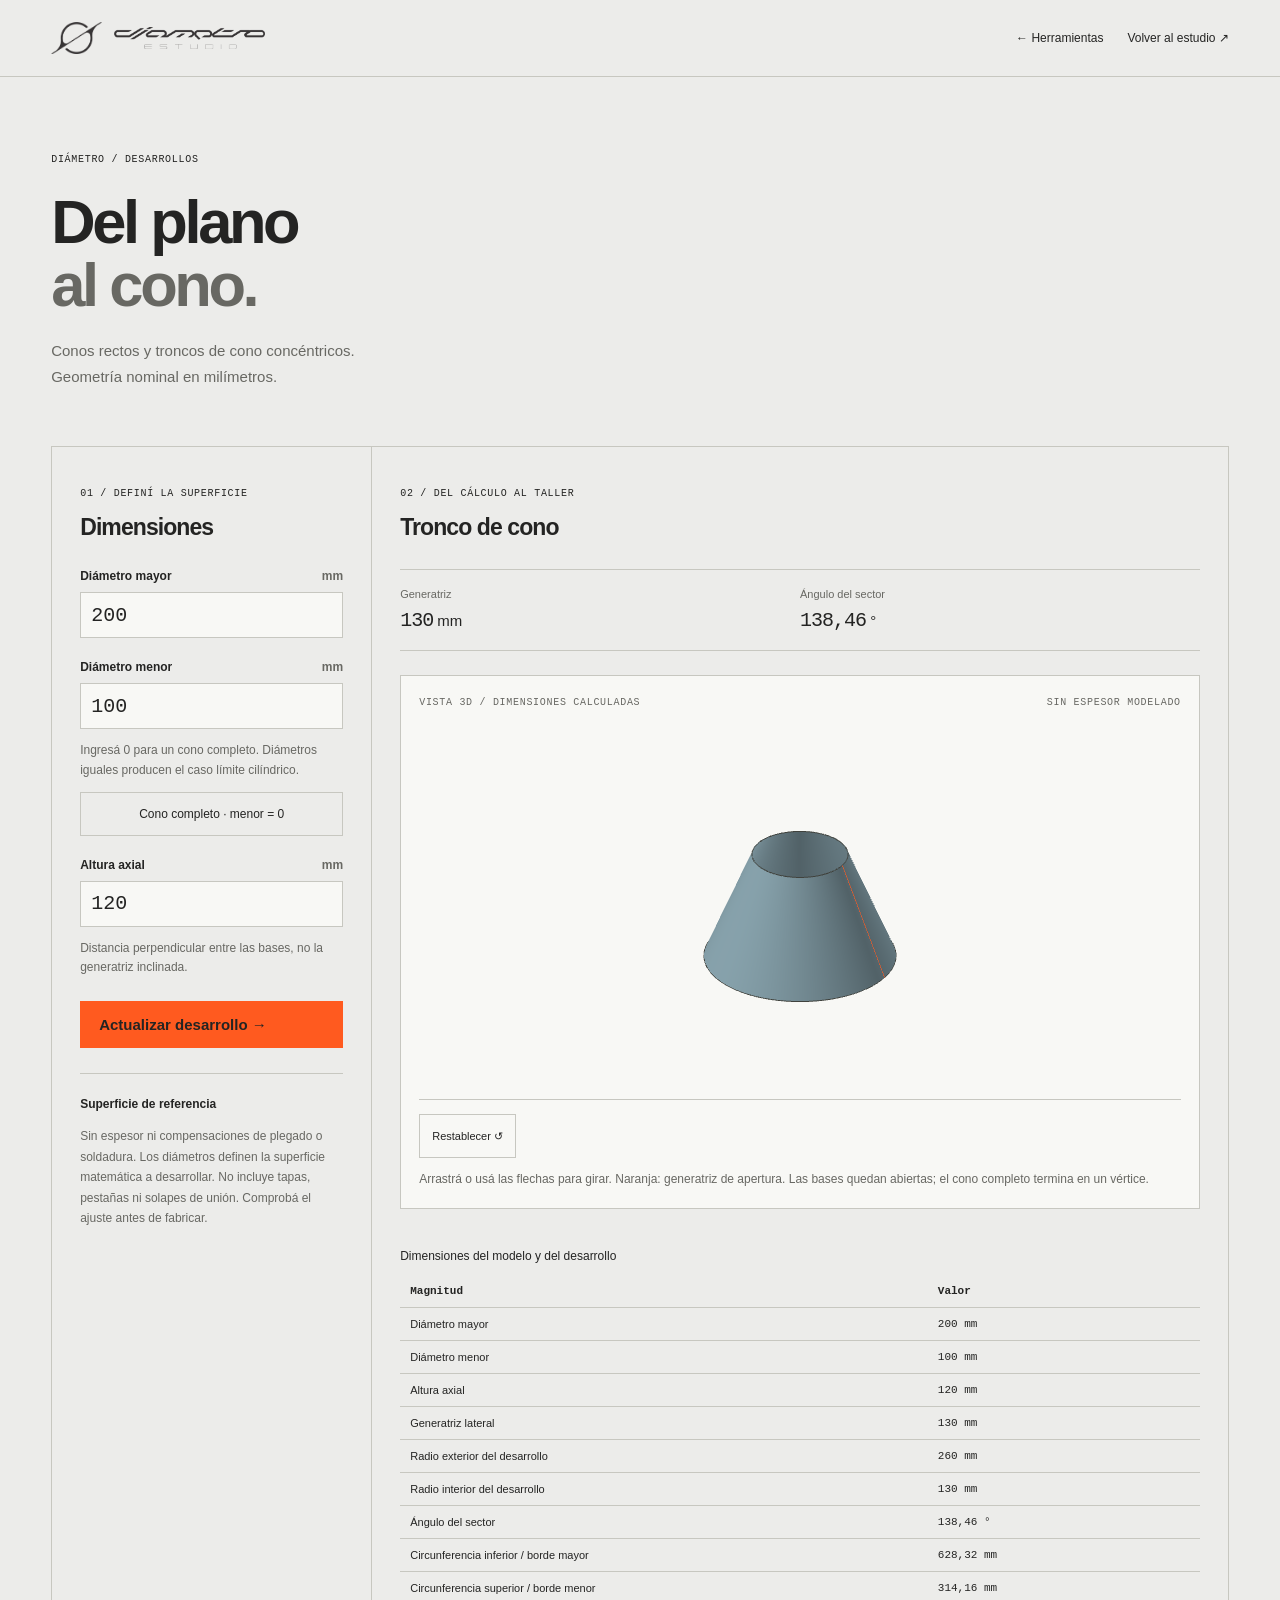
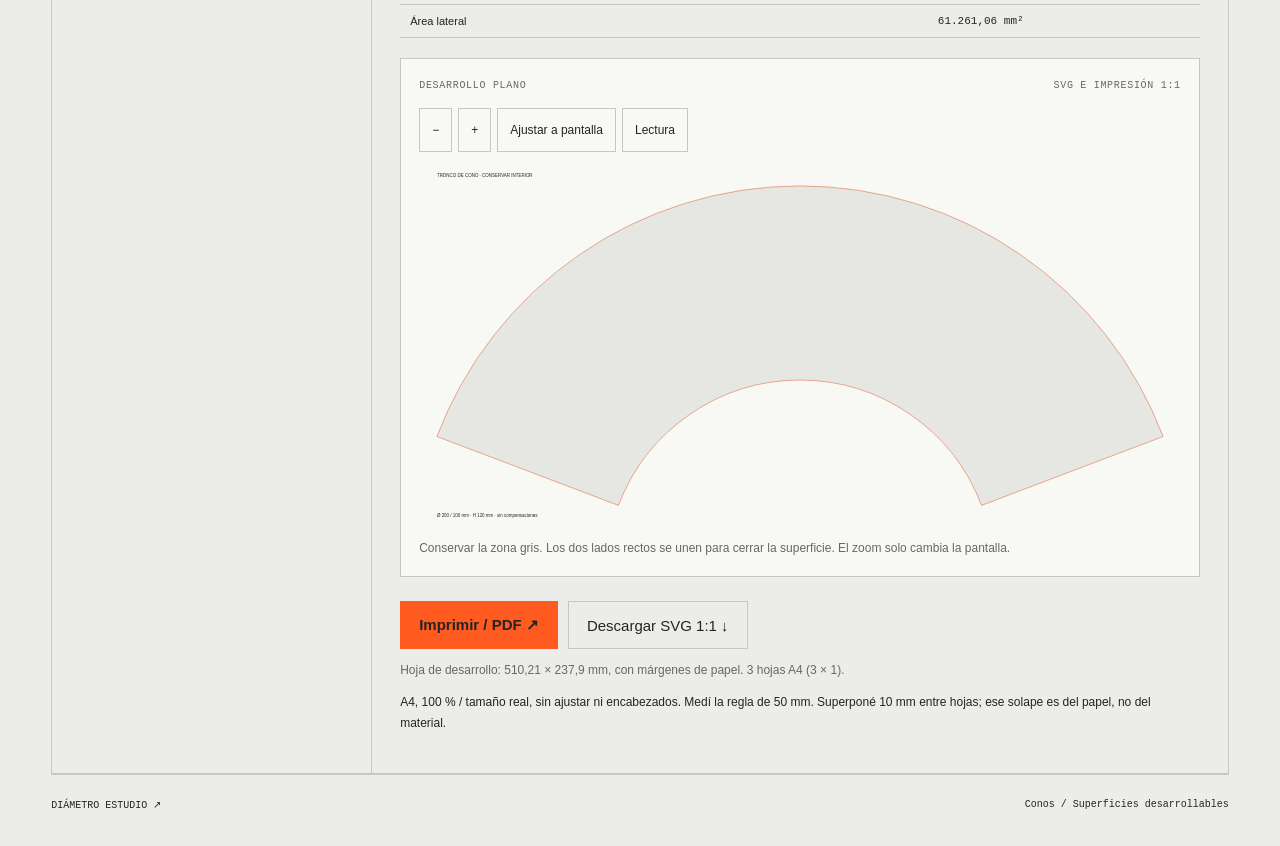
<file: conos/index.html>
<!doctype html><html lang="es"><head><meta charset="utf-8"><meta name="viewport" content="width=device-width, initial-scale=1"><meta name="theme-color" content="#ececea"><title>Conos y troncos de cono — Diámetro Estudio</title><link rel="icon" href="../img/logo-isotipo.png"><link rel="stylesheet" href="../tubos/style.css"><link rel="stylesheet" href="../tubos/gajos/style.css"><link rel="stylesheet" href="style.css"></head><body><div class="screen"><header><a class="brand" href="../"><img src="../img/logo-isotipo.png" alt="" width="51"><img src="../img/logo-texto.png" alt="Diámetro Estudio" width="151"></a><nav aria-label="Navegación de herramienta"><a href="../herramientas/">← Herramientas</a><a href="../">Volver al estudio ↗</a></nav></header><main><section class="intro"><div><p class="eyebrow">DIÁMETRO / DESARROLLOS</p><h1>Del plano<br><span>al cono.</span></h1><p class="lead">Conos rectos y troncos de cono concéntricos.<br>Geometría nominal en milímetros.</p></div></section><div class="workspace"><section class="settings"><p class="eyebrow">01 / DEFINÍ LA SUPERFICIE</p><h2>Dimensiones</h2><form id="form" novalidate>
<label for="major">Diámetro mayor <span>mm</span></label><input id="major" type="number" min="0" max="10000" step="any" value="200" required>
<label for="minor">Diámetro menor <span>mm</span></label><input id="minor" type="number" min="0" max="10000" step="any" value="100" required><p class="hint">Ingresá 0 para un cono completo. Diámetros iguales producen el caso límite cilíndrico.</p><button id="complete" type="button">Cono completo · menor = 0</button>
<label for="height">Altura axial <span>mm</span></label><input id="height" type="number" min="0" max="10000" step="any" value="120" required><p class="hint">Distancia perpendicular entre las bases, no la generatriz inclinada.</p><p id="error" role="alert" hidden></p><button class="primary" type="submit">Actualizar desarrollo →</button></form><div class="scope"><b>Superficie de referencia</b><p>Sin espesor ni compensaciones de plegado o soldadura. Los diámetros definen la superficie matemática a desarrollar. No incluye tapas, pestañas ni solapes de unión. Comprobá el ajuste antes de fabricar.</p></div></section>
<section class="result"><p class="eyebrow">02 / DEL CÁLCULO AL TALLER</p><h2 id="kind">Tronco de cono</h2><div id="stats" class="stats" aria-live="polite"></div><section class="drawing"><div class="drawing-top"><span class="eyebrow">VISTA 3D / DIMENSIONES CALCULADAS</span><span class="eyebrow">SIN ESPESOR MODELADO</span></div><div class="gore-stage"><canvas id="model" tabindex="0" aria-label="Cono 3D. Arrastrá o usá las flechas para girar."></canvas></div><p id="webgl-error" role="status" hidden>El visor requiere WebGL. El cálculo y el desarrollo 2D siguen disponibles.</p><div class="view-controls"><button id="reset" type="button">Restablecer ↺</button></div><p class="hint">Arrastrá o usá las flechas para girar. Naranja: generatriz de apertura. Las bases quedan abiertas; el cono completo termina en un vértice.</p></section>
<div class="table-wrap"><table><caption>Dimensiones del modelo y del desarrollo</caption><thead><tr><th>Magnitud</th><th>Valor</th></tr></thead><tbody id="dimensions"></tbody></table></div>
<section class="drawing"><div class="drawing-top"><span class="eyebrow">DESARROLLO PLANO</span><span class="eyebrow">SVG E IMPRESIÓN 1:1</span></div><div class="preview-controls"><button id="zoom-out" type="button" aria-label="Reducir desarrollo">−</button><button id="zoom-in" type="button" aria-label="Ampliar desarrollo">+</button><button id="zoom-fit" type="button">Ajustar a pantalla</button><button id="zoom-read" type="button">Lectura</button></div><div id="preview" tabindex="0" role="region" aria-label="Desarrollo desplazable"></div><p class="hint">Conservar la zona gris. Los dos lados rectos se unen para cerrar la superficie. El zoom solo cambia la pantalla.</p></section>
<div class="export"><button id="print" class="primary" type="button">Imprimir / PDF ↗</button><button id="download" type="button">Descargar SVG 1:1 ↓</button></div><p id="paper-note" class="hint"></p><p class="print-advice">A4, 100 % / tamaño real, sin ajustar ni encabezados. Medí la regla de 50 mm. Superponé 10 mm entre hojas; ese solape es del papel, no del material.</p>
</section></div><footer><a href="../">DIÁMETRO ESTUDIO ↗</a><span>Conos / Superficies desarrollables</span></footer></main></div><div id="print-pages"></div><script type="module" src="main.js"></script></body></html>
</file>
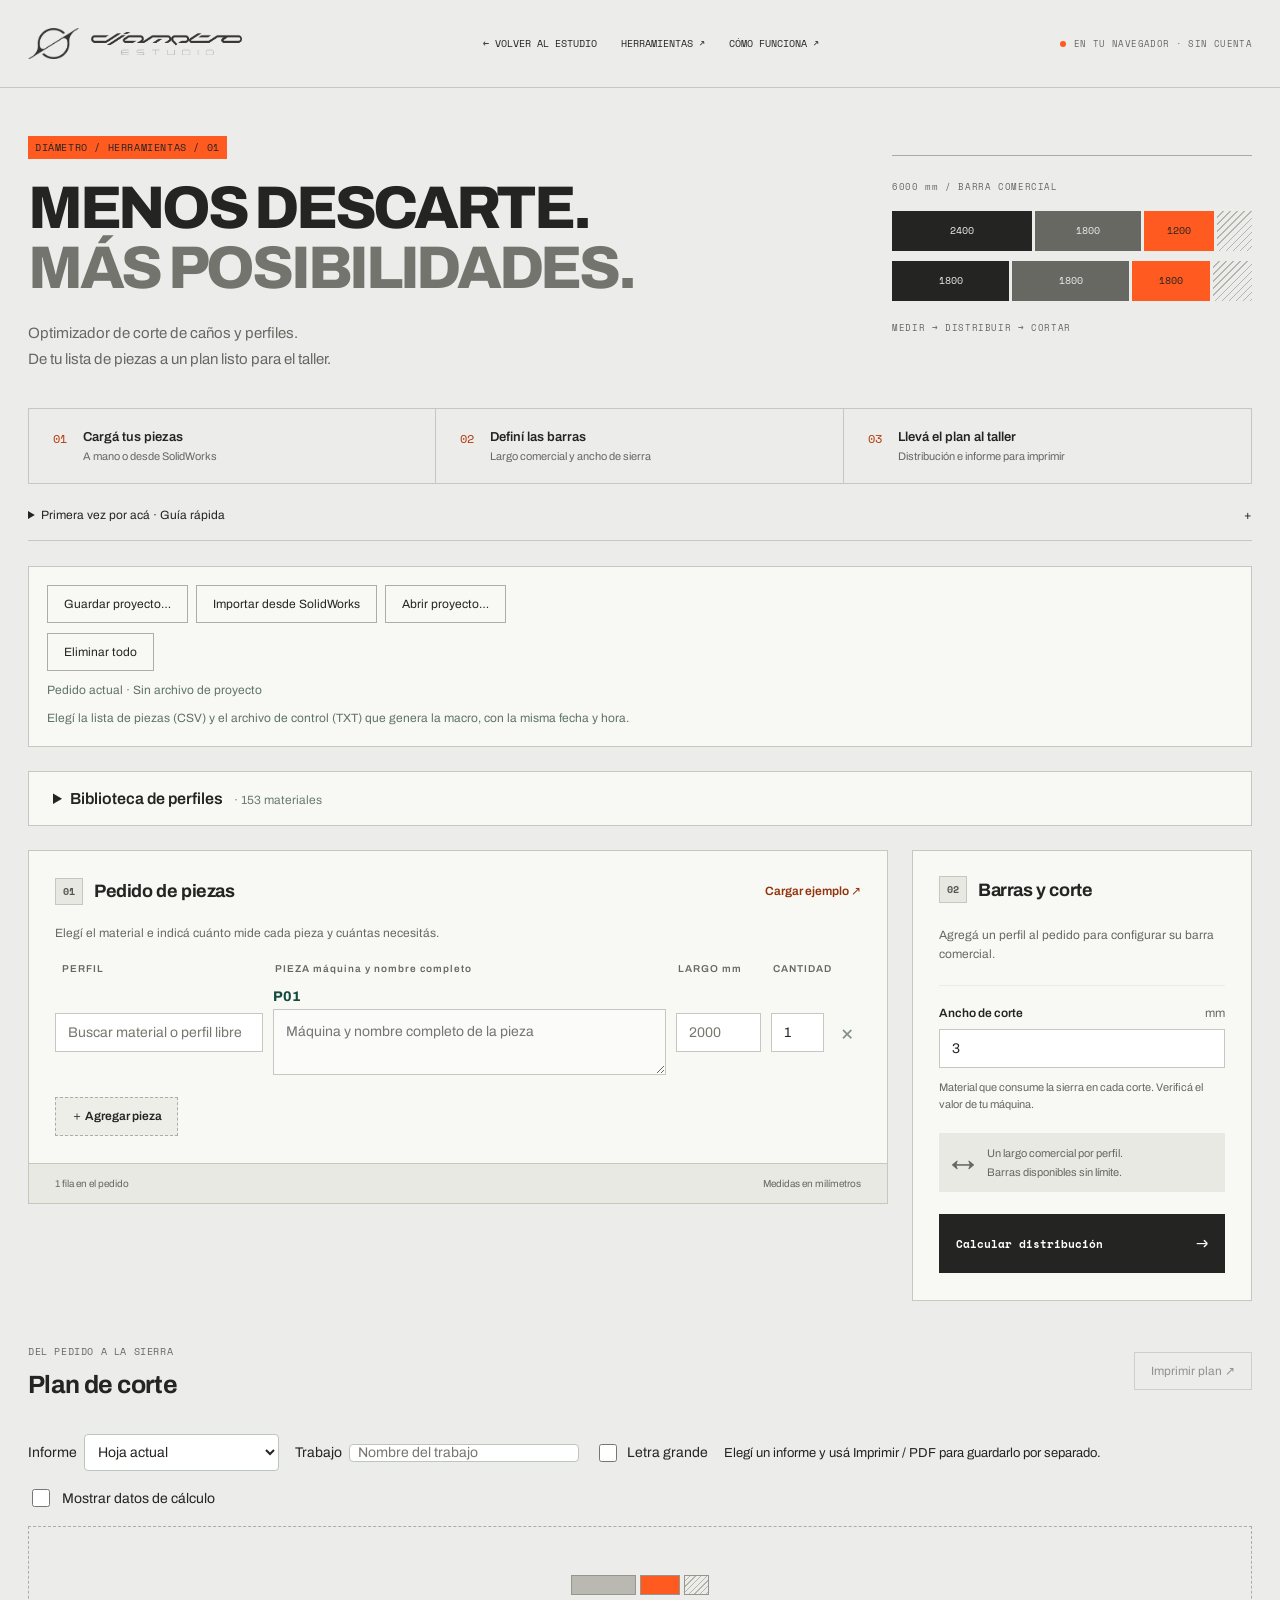
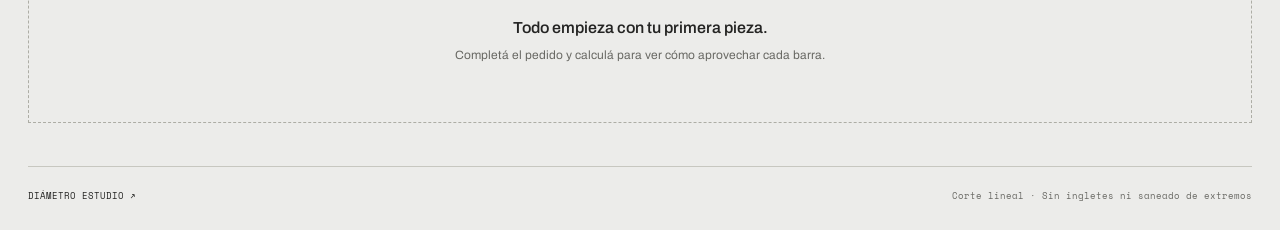
<file: corte/index.html>
<!doctype html><html lang="es"><head><meta charset="UTF-8"><meta name="viewport" content="width=device-width, initial-scale=1"><meta name="theme-color" content="#ececea"><title>Corte de caños y perfiles — Diámetro Estudio</title><link rel="stylesheet" href="assets/style.css"><link rel="stylesheet" href="assets/library.css"><link rel="stylesheet" href="assets/workshop-sheet.css"><link rel="icon" href="../img/logo-isotipo.png"><link href="https://fonts.googleapis.com/css2?family=Archivo:wght@400;500;600;700;800;900&amp;family=Space+Mono:wght@400;700&amp;display=swap" rel="stylesheet"><link rel="stylesheet" href="assets/diametro.css"></head><body><div id="app"></div><script type="module" src="assets/main.js"></script></body></html>
</file>
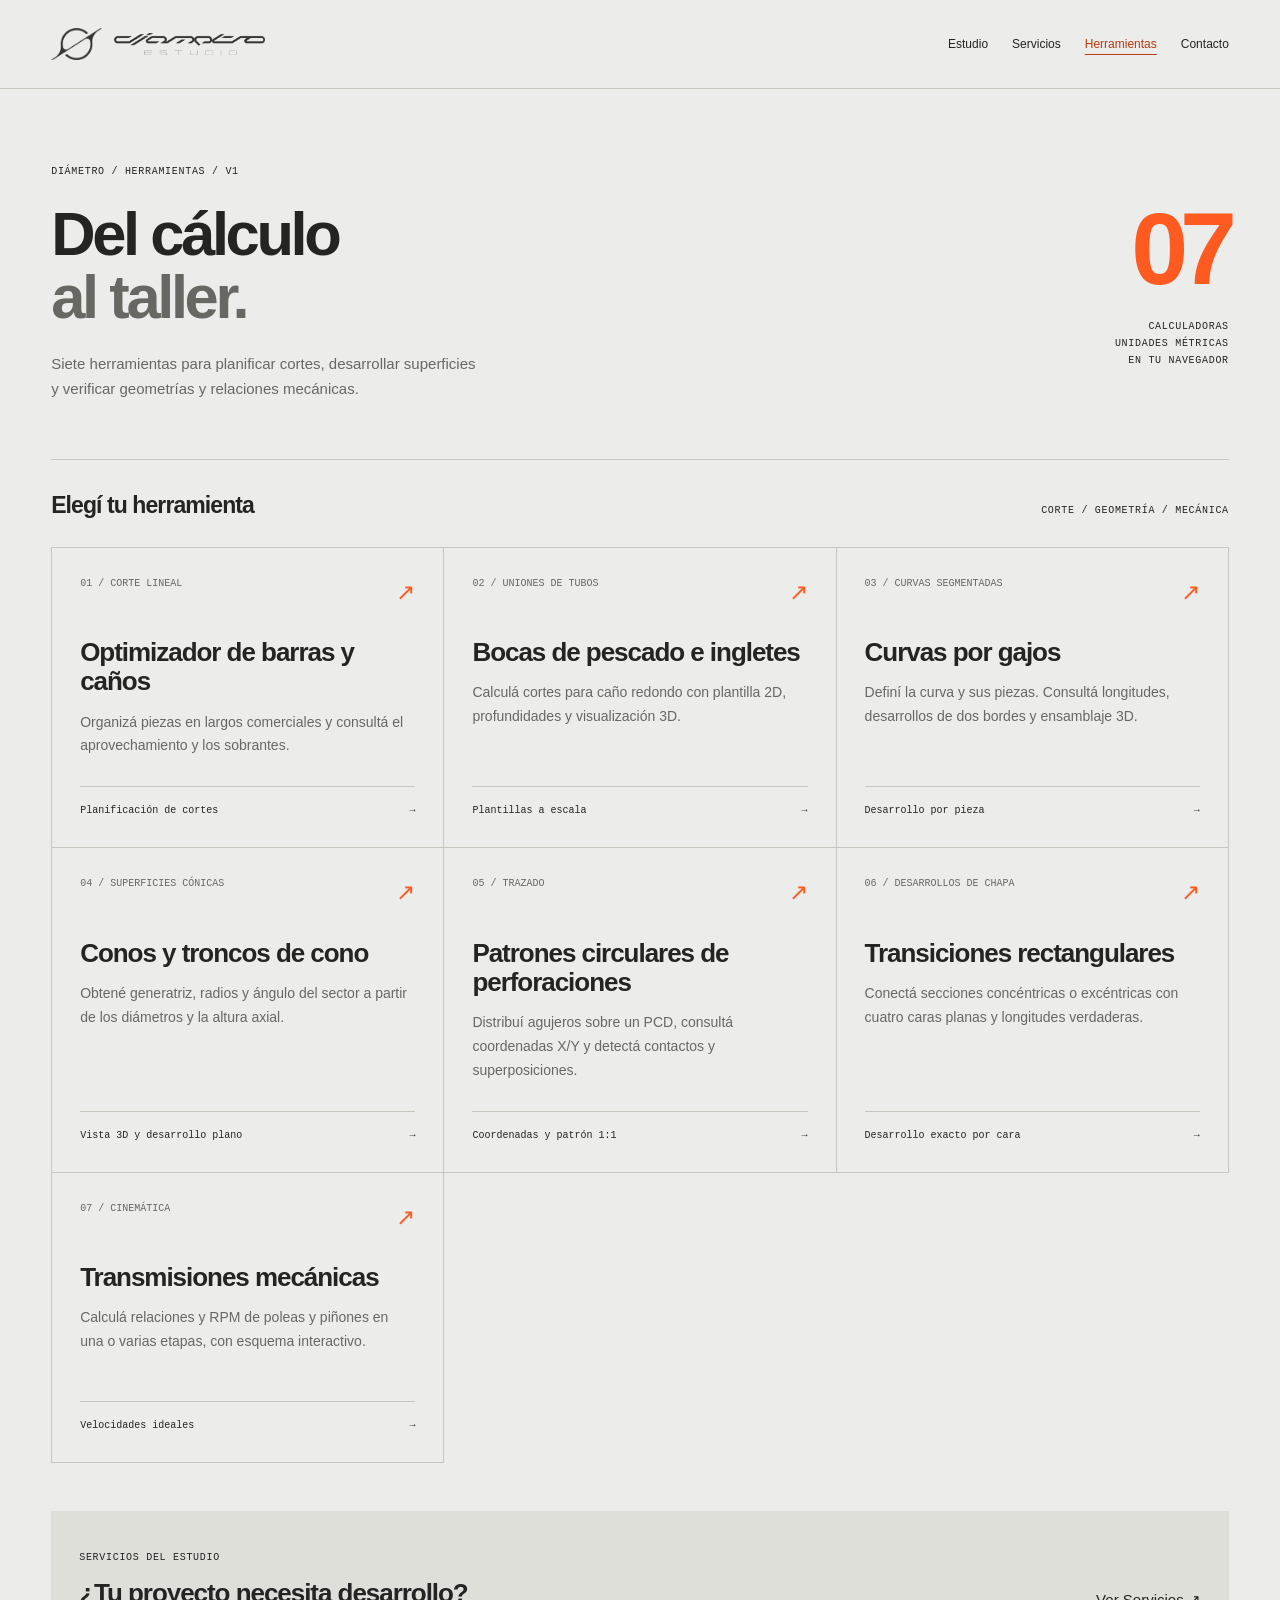
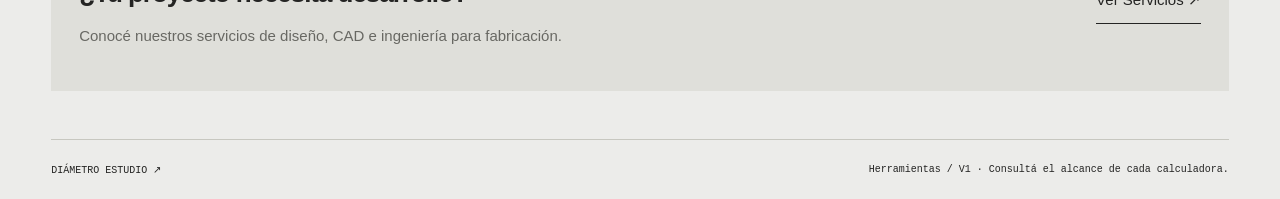
<file: herramientas/index.html>
<!doctype html>
<html lang="es"><head><meta charset="utf-8"><meta name="viewport" content="width=device-width,initial-scale=1"><meta name="theme-color" content="#ececea"><title>Herramientas — Diámetro Estudio</title><meta name="description" content="Calculadoras de corte, desarrollos de chapa, perforaciones y transmisiones mecánicas. Herramientas de Diámetro Estudio para el taller."><link rel="icon" href="../img/logo-isotipo.png"><link rel="stylesheet" href="../tubos/style.css"><link rel="stylesheet" href="style.css"></head>
<body><a class="skip" href="#catalogo">Ir a las calculadoras</a><header><a class="brand" href="../" aria-label="Diámetro Estudio — Inicio"><img src="../img/logo-isotipo.png" alt="" width="51"><img src="../img/logo-texto.png" alt="Diámetro Estudio" width="151"></a><nav aria-label="Navegación principal"><a href="../">Estudio</a><a href="../#servicios">Servicios</a><a href="./" aria-current="page">Herramientas</a><a href="../#contacto">Contacto</a></nav></header>
<main><section class="intro"><div><p class="eyebrow">DIÁMETRO / HERRAMIENTAS / V1</p><h1>Del cálculo<br><span>al taller.</span></h1><p class="lead">Siete herramientas para planificar cortes, desarrollar superficies<br class="desktop-break"> y verificar geometrías y relaciones mecánicas.</p></div><div class="catalog-note"><span>07</span><p class="eyebrow">CALCULADORAS<br>UNIDADES MÉTRICAS<br>EN TU NAVEGADOR</p></div></section>
<section id="catalogo" aria-labelledby="catalog-title"><div class="section-heading"><h2 id="catalog-title">Elegí tu herramienta</h2><p class="eyebrow">CORTE / GEOMETRÍA / MECÁNICA</p></div><div class="cards">
<a class="tool-card" href="../corte/"><span class="card-meta"><span>01 / CORTE LINEAL</span><span aria-hidden="true">↗</span></span><h3>Optimizador de barras y caños</h3><p>Organizá piezas en largos comerciales y consultá el aprovechamiento y los sobrantes.</p><span class="card-foot">Planificación de cortes <span aria-hidden="true">→</span></span></a>
<a class="tool-card" href="../tubos/"><span class="card-meta"><span>02 / UNIONES DE TUBOS</span><span aria-hidden="true">↗</span></span><h3>Bocas de pescado e ingletes</h3><p>Calculá cortes para caño redondo con plantilla 2D, profundidades y visualización 3D.</p><span class="card-foot">Plantillas a escala <span aria-hidden="true">→</span></span></a>
<a class="tool-card" href="../tubos/gajos/"><span class="card-meta"><span>03 / CURVAS SEGMENTADAS</span><span aria-hidden="true">↗</span></span><h3>Curvas por gajos</h3><p>Definí la curva y sus piezas. Consultá longitudes, desarrollos de dos bordes y ensamblaje 3D.</p><span class="card-foot">Desarrollo por pieza <span aria-hidden="true">→</span></span></a>
<a class="tool-card" href="../conos/"><span class="card-meta"><span>04 / SUPERFICIES CÓNICAS</span><span aria-hidden="true">↗</span></span><h3>Conos y troncos de cono</h3><p>Obtené generatriz, radios y ángulo del sector a partir de los diámetros y la altura axial.</p><span class="card-foot">Vista 3D y desarrollo plano <span aria-hidden="true">→</span></span></a>
<a class="tool-card" href="../perforaciones/"><span class="card-meta"><span>05 / TRAZADO</span><span aria-hidden="true">↗</span></span><h3>Patrones circulares de perforaciones</h3><p>Distribuí agujeros sobre un PCD, consultá coordenadas X/Y y detectá contactos y superposiciones.</p><span class="card-foot">Coordenadas y patrón 1:1 <span aria-hidden="true">→</span></span></a>
<a class="tool-card" href="../transiciones/"><span class="card-meta"><span>06 / DESARROLLOS DE CHAPA</span><span aria-hidden="true">↗</span></span><h3>Transiciones rectangulares</h3><p>Conectá secciones concéntricas o excéntricas con cuatro caras planas y longitudes verdaderas.</p><span class="card-foot">Desarrollo exacto por cara <span aria-hidden="true">→</span></span></a>
<a class="tool-card" href="../transmisiones/"><span class="card-meta"><span>07 / CINEMÁTICA</span><span aria-hidden="true">↗</span></span><h3>Transmisiones mecánicas</h3><p>Calculá relaciones y RPM de poleas y piñones en una o varias etapas, con esquema interactivo.</p><span class="card-foot">Velocidades ideales <span aria-hidden="true">→</span></span></a>
</div></section><aside class="services-note"><div><p class="eyebrow">SERVICIOS DEL ESTUDIO</p><h2>¿Tu proyecto necesita desarrollo?</h2><p>Conocé nuestros servicios de diseño, CAD e ingeniería para fabricación.</p></div><a href="../#servicios">Ver Servicios ↗</a></aside><footer><a href="../">DIÁMETRO ESTUDIO ↗</a><span>Herramientas / V1 · Consultá el alcance de cada calculadora.</span></footer></main></body></html>
</file>
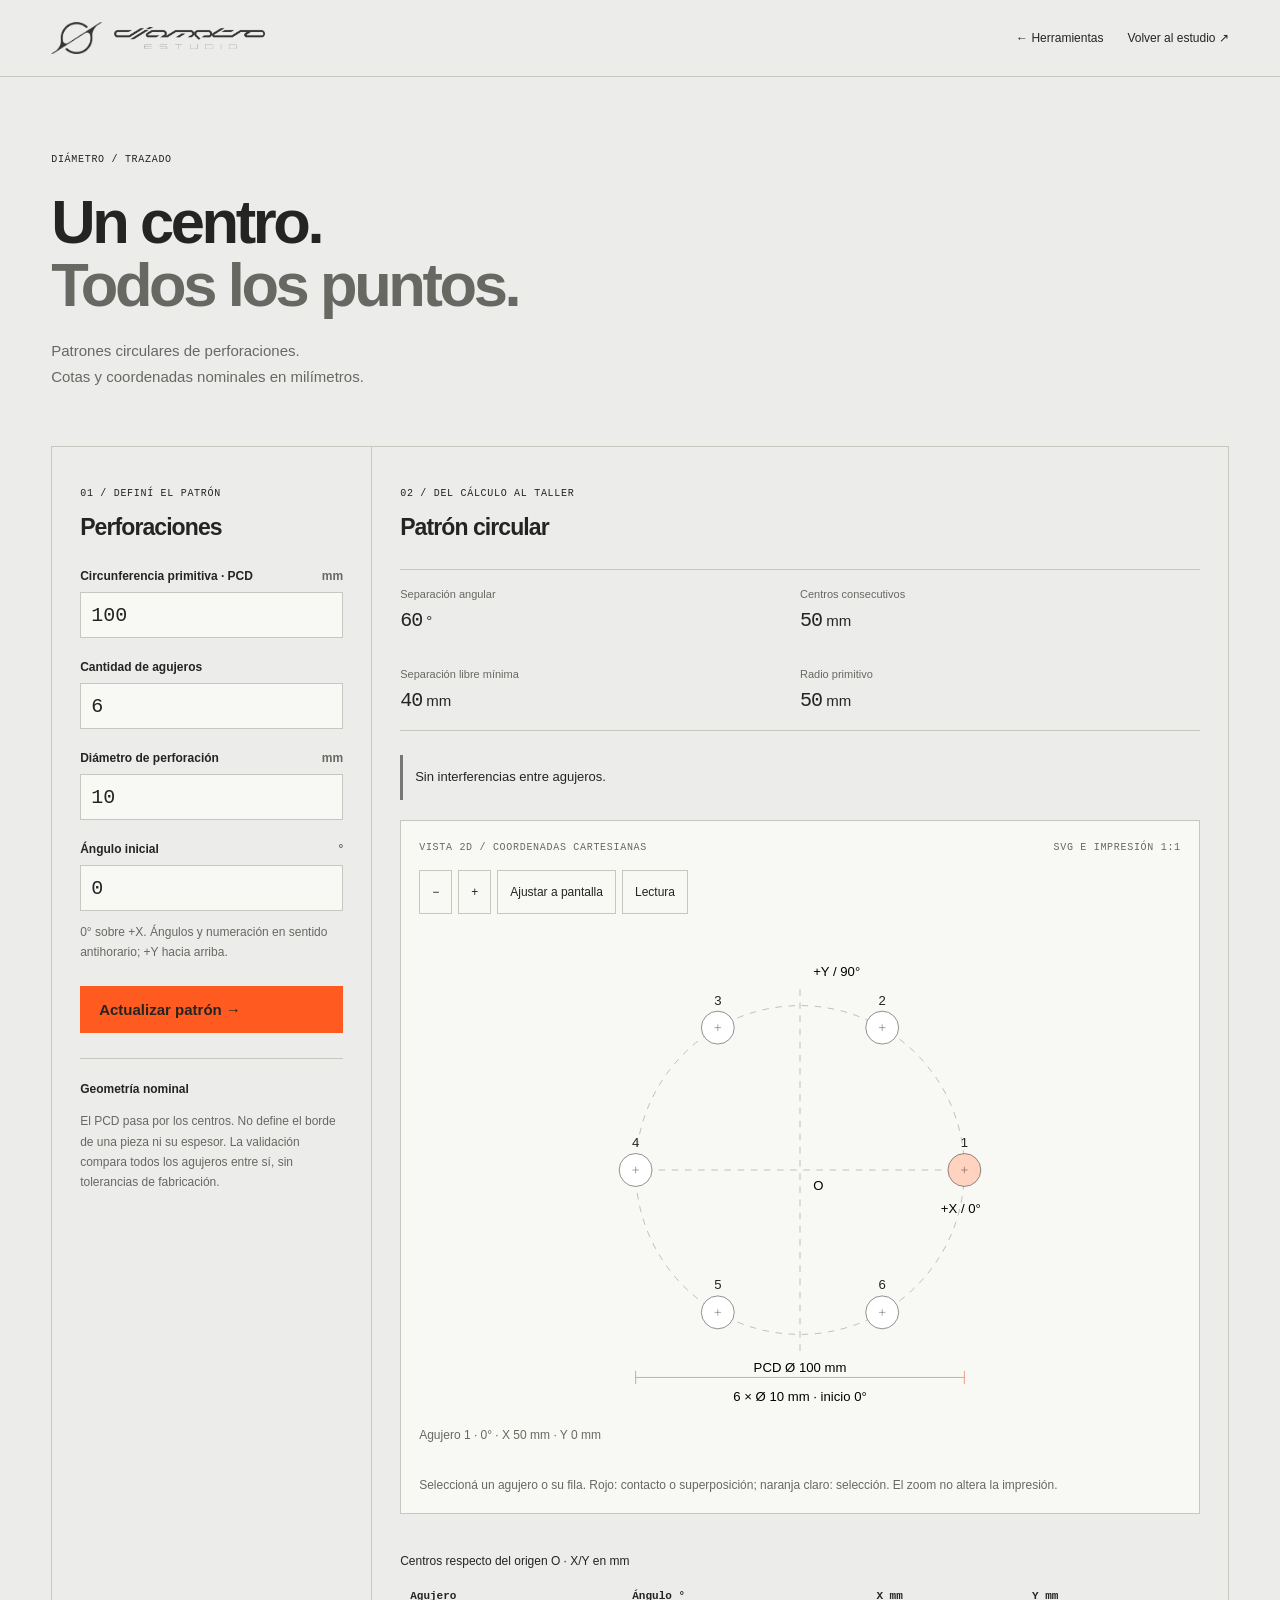
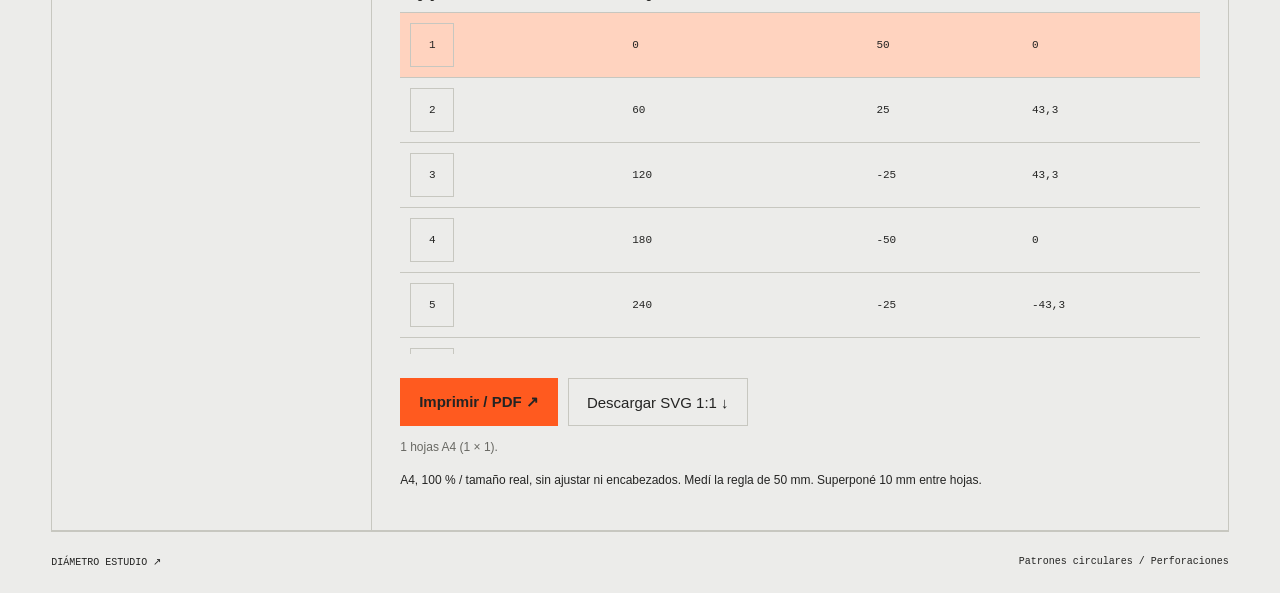
<file: perforaciones/index.html>
<!doctype html><html lang="es"><head><meta charset="utf-8"><meta name="viewport" content="width=device-width,initial-scale=1"><title>Patrones de perforaciones — Diámetro Estudio</title><link rel="icon" href="../img/logo-isotipo.png"><link rel="stylesheet" href="../tubos/style.css"><link rel="stylesheet" href="../tubos/gajos/style.css"><link rel="stylesheet" href="style.css"></head><body><div class="screen"><header><a class="brand" href="../"><img src="../img/logo-isotipo.png" alt="" width="51"><img src="../img/logo-texto.png" alt="Diámetro Estudio" width="151"></a><nav aria-label="Navegación de herramienta"><a href="../herramientas/">← Herramientas</a><a href="../">Volver al estudio ↗</a></nav></header><main><section class="intro"><div><p class="eyebrow">DIÁMETRO / TRAZADO</p><h1>Un centro.<br><span>Todos los puntos.</span></h1><p class="lead">Patrones circulares de perforaciones.<br>Cotas y coordenadas nominales en milímetros.</p></div></section><div class="workspace"><section class="settings"><p class="eyebrow">01 / DEFINÍ EL PATRÓN</p><h2>Perforaciones</h2><form id="form" novalidate><label for="pcd">Circunferencia primitiva · PCD <span>mm</span></label><input id="pcd" type="number" value="100" min="0" max="10000" step="any" required><label for="count">Cantidad de agujeros</label><input id="count" type="number" value="6" min="1" max="360" step="1" required><label for="diameter">Diámetro de perforación <span>mm</span></label><input id="diameter" type="number" value="10" min="0" max="10000" step="any" required><label for="angle">Ángulo inicial <span>°</span></label><input id="angle" type="number" value="0" step="any" required><p class="hint">0° sobre +X. Ángulos y numeración en sentido antihorario; +Y hacia arriba.</p><p id="error" role="alert" hidden></p><button class="primary" type="submit">Actualizar patrón →</button></form><div class="scope"><b>Geometría nominal</b><p>El PCD pasa por los centros. No define el borde de una pieza ni su espesor. La validación compara todos los agujeros entre sí, sin tolerancias de fabricación.</p></div></section><section class="result"><p class="eyebrow">02 / DEL CÁLCULO AL TALLER</p><h2>Patrón circular</h2><div id="stats" class="stats" aria-live="polite"></div><p id="status" role="status"></p><section class="drawing"><div class="drawing-top"><span class="eyebrow">VISTA 2D / COORDENADAS CARTESIANAS</span><span class="eyebrow">SVG E IMPRESIÓN 1:1</span></div><div class="preview-controls"><button id="zoom-out" aria-label="Reducir patrón">−</button><button id="zoom-in" aria-label="Ampliar patrón">+</button><button id="zoom-fit">Ajustar a pantalla</button><button id="zoom-read">Lectura</button></div><div id="preview" tabindex="0" role="region" aria-label="Patrón desplazable"></div><p id="selection" class="hint" aria-live="polite"></p><p class="hint">Seleccioná un agujero o su fila. Rojo: contacto o superposición; naranja claro: selección. El zoom no altera la impresión.</p></section><div class="table-wrap"><table><caption>Centros respecto del origen O · X/Y en mm</caption><thead><tr><th>Agujero</th><th>Ángulo °</th><th>X mm</th><th>Y mm</th></tr></thead><tbody id="coordinates"></tbody></table></div><details id="conflicts" hidden><summary>Contactos e interferencias</summary><p id="pair-note" class="hint"></p><div class="table-wrap"><table><thead><tr><th>Par</th><th>Distancia mm</th><th>Separación libre mm</th><th>Estado</th></tr></thead><tbody id="pairs"></tbody></table></div></details><div class="export"><button id="print" class="primary">Imprimir / PDF ↗</button><button id="download">Descargar SVG 1:1 ↓</button></div><p id="paper-note" class="hint"></p><p class="print-advice">A4, 100 % / tamaño real, sin ajustar ni encabezados. Medí la regla de 50 mm. Superponé 10 mm entre hojas.</p></section></div><footer><a href="../">DIÁMETRO ESTUDIO ↗</a><span>Patrones circulares / Perforaciones</span></footer></main></div><div id="print-pages"></div><script type="module" src="main.js"></script></body></html>
</file>
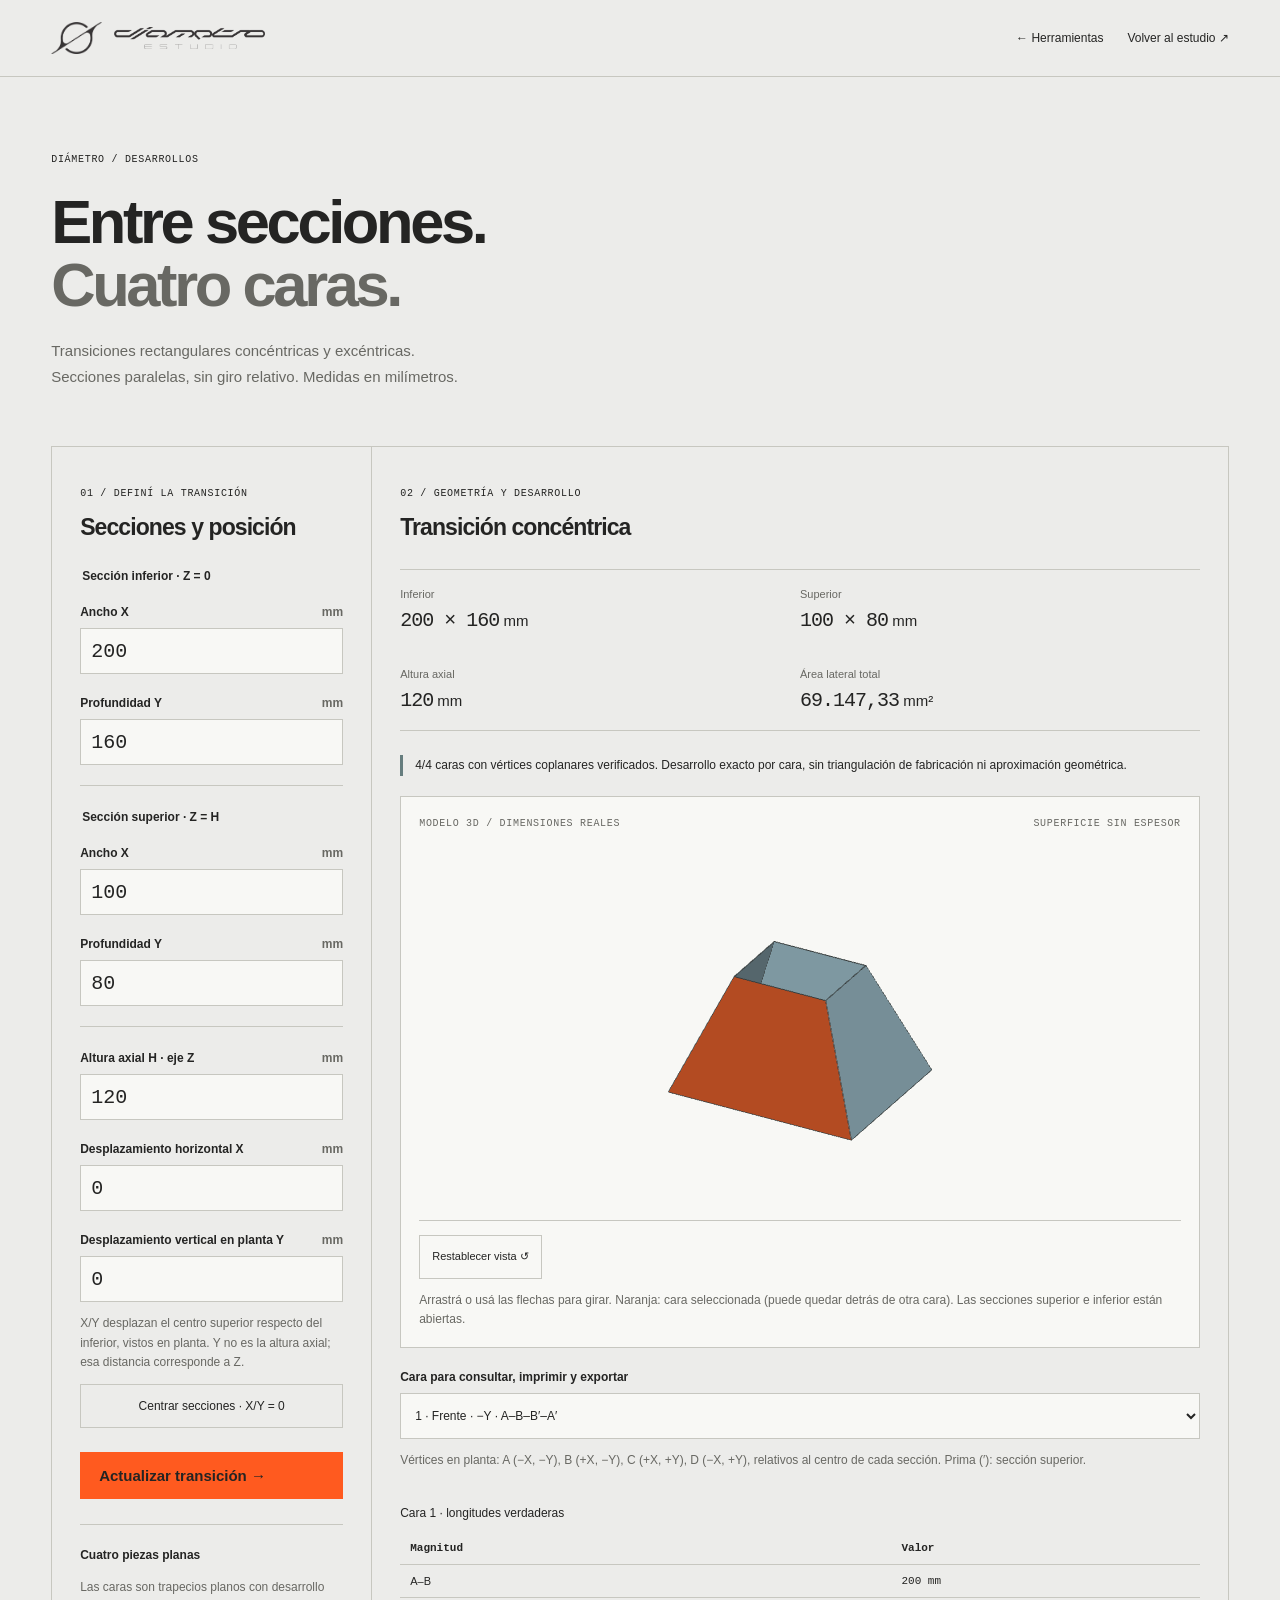
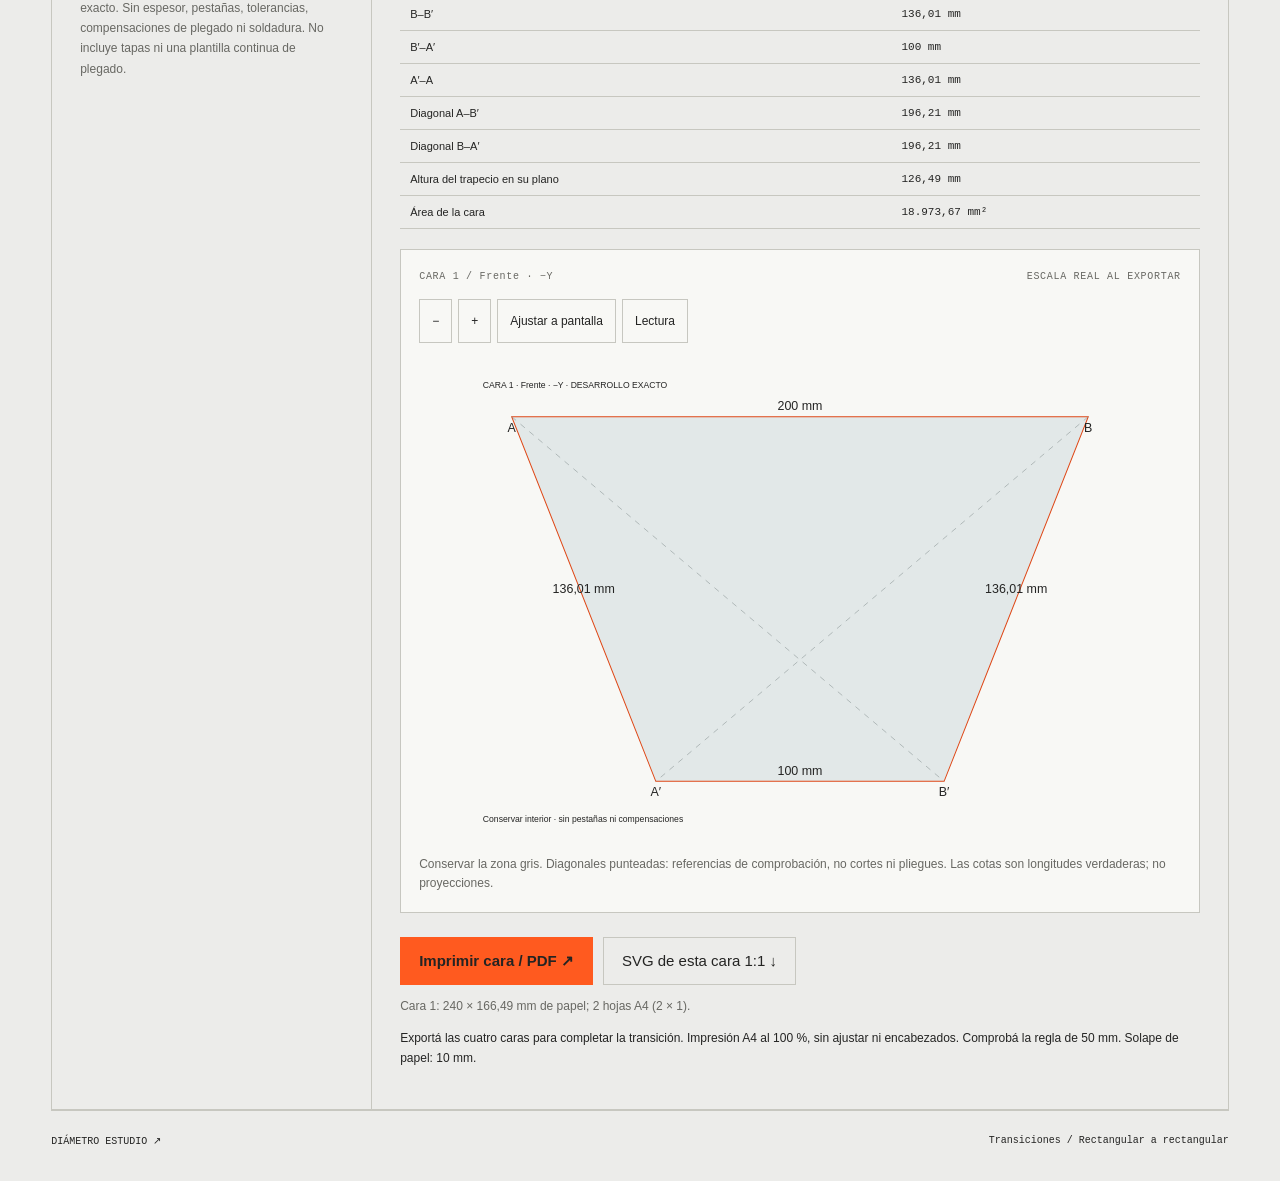
<file: transiciones/index.html>
<!doctype html><html lang="es"><head><meta charset="utf-8"><meta name="viewport" content="width=device-width,initial-scale=1"><title>Transiciones rectangulares — Diámetro Estudio</title><link rel="icon" href="../img/logo-isotipo.png"><link rel="stylesheet" href="../tubos/style.css"><link rel="stylesheet" href="../tubos/gajos/style.css"><link rel="stylesheet" href="style.css"></head><body><div class="screen"><header><a class="brand" href="../"><img src="../img/logo-isotipo.png" alt="" width="51"><img src="../img/logo-texto.png" alt="Diámetro Estudio" width="151"></a><nav aria-label="Navegación de herramienta"><a href="../herramientas/">← Herramientas</a><a href="../">Volver al estudio ↗</a></nav></header><main><section class="intro"><div><p class="eyebrow">DIÁMETRO / DESARROLLOS</p><h1>Entre secciones.<br><span>Cuatro caras.</span></h1><p class="lead">Transiciones rectangulares concéntricas y excéntricas.<br>Secciones paralelas, sin giro relativo. Medidas en milímetros.</p></div></section><div class="workspace"><section class="settings"><p class="eyebrow">01 / DEFINÍ LA TRANSICIÓN</p><h2>Secciones y posición</h2><form id="form" novalidate><fieldset><legend>Sección inferior · Z = 0</legend><label for="width0">Ancho X <span>mm</span></label><input id="width0" type="number" value="200" min="0.01" max="10000" step="any"><label for="depth0">Profundidad Y <span>mm</span></label><input id="depth0" type="number" value="160" min="0.01" max="10000" step="any"></fieldset><fieldset><legend>Sección superior · Z = H</legend><label for="width1">Ancho X <span>mm</span></label><input id="width1" type="number" value="100" min="0.01" max="10000" step="any"><label for="depth1">Profundidad Y <span>mm</span></label><input id="depth1" type="number" value="80" min="0.01" max="10000" step="any"></fieldset><label for="height">Altura axial H · eje Z <span>mm</span></label><input id="height" type="number" value="120" min="0.01" max="10000" step="any"><label for="dx">Desplazamiento horizontal X <span>mm</span></label><input id="dx" type="number" value="0" min="-10000" max="10000" step="any"><label for="dy">Desplazamiento vertical en planta Y <span>mm</span></label><input id="dy" type="number" value="0" min="-10000" max="10000" step="any"><p class="hint">X/Y desplazan el centro superior respecto del inferior, vistos en planta. Y no es la altura axial; esa distancia corresponde a Z.</p><button id="center" type="button">Centrar secciones · X/Y = 0</button><p id="error" role="alert" hidden></p><button class="primary" type="submit">Actualizar transición →</button></form><div class="scope"><b>Cuatro piezas planas</b><p>Las caras son trapecios planos con desarrollo exacto. Sin espesor, pestañas, tolerancias, compensaciones de plegado ni soldadura. No incluye tapas ni una plantilla continua de plegado.</p></div></section><section class="result"><p class="eyebrow">02 / GEOMETRÍA Y DESARROLLO</p><h2 id="kind">Transición rectangular</h2><div id="stats" class="stats" aria-live="polite"></div><p id="planarity" role="status"></p><section class="drawing"><div class="drawing-top"><span class="eyebrow">MODELO 3D / DIMENSIONES REALES</span><span class="eyebrow">SUPERFICIE SIN ESPESOR</span></div><div class="gore-stage"><canvas id="model" tabindex="0" aria-label="Transición 3D. Arrastrá o usá flechas para girar."></canvas></div><p id="webgl-error" hidden>El visor requiere WebGL. Los cálculos y desarrollos siguen disponibles.</p><div class="view-controls"><button id="reset">Restablecer vista ↺</button></div><p class="hint">Arrastrá o usá las flechas para girar. Naranja: cara seleccionada (puede quedar detrás de otra cara). Las secciones superior e inferior están abiertas.</p></section><label for="face">Cara para consultar, imprimir y exportar</label><select id="face"><option value="1">1 · Frente · −Y · A–B–B′–A′</option><option value="2">2 · Derecha · +X · B–C–C′–B′</option><option value="3">3 · Fondo · +Y · C–D–D′–C′</option><option value="4">4 · Izquierda · −X · D–A–A′–D′</option></select><p class="hint">Vértices en planta: A (−X, −Y), B (+X, −Y), C (+X, +Y), D (−X, +Y), relativos al centro de cada sección. Prima (′): sección superior.</p><div class="table-wrap"><table><caption id="dimensions-caption">Longitudes verdaderas de la cara</caption><thead><tr><th>Magnitud</th><th>Valor</th></tr></thead><tbody id="dimensions"></tbody></table></div><section class="drawing"><div class="drawing-top"><span id="face-title" class="eyebrow">DESARROLLO DE CARA</span><span class="eyebrow">ESCALA REAL AL EXPORTAR</span></div><div class="preview-controls"><button id="zoom-out" aria-label="Reducir desarrollo">−</button><button id="zoom-in" aria-label="Ampliar desarrollo">+</button><button id="zoom-fit">Ajustar a pantalla</button><button id="zoom-read">Lectura</button></div><div id="preview" tabindex="0" role="region" aria-label="Desarrollo desplazable de la cara"></div><p class="hint">Conservar la zona gris. Diagonales punteadas: referencias de comprobación, no cortes ni pliegues. Las cotas son longitudes verdaderas; no proyecciones.</p></section><div class="export"><button id="print" class="primary">Imprimir cara / PDF ↗</button><button id="download">SVG de esta cara 1:1 ↓</button></div><p id="paper-note" class="hint"></p><p class="print-advice">Exportá las cuatro caras para completar la transición. Impresión A4 al 100 %, sin ajustar ni encabezados. Comprobá la regla de 50 mm. Solape de papel: 10 mm.</p></section></div><footer><a href="../">DIÁMETRO ESTUDIO ↗</a><span>Transiciones / Rectangular a rectangular</span></footer></main></div><div id="print-pages"></div><script type="module" src="main.js"></script></body></html>
</file>
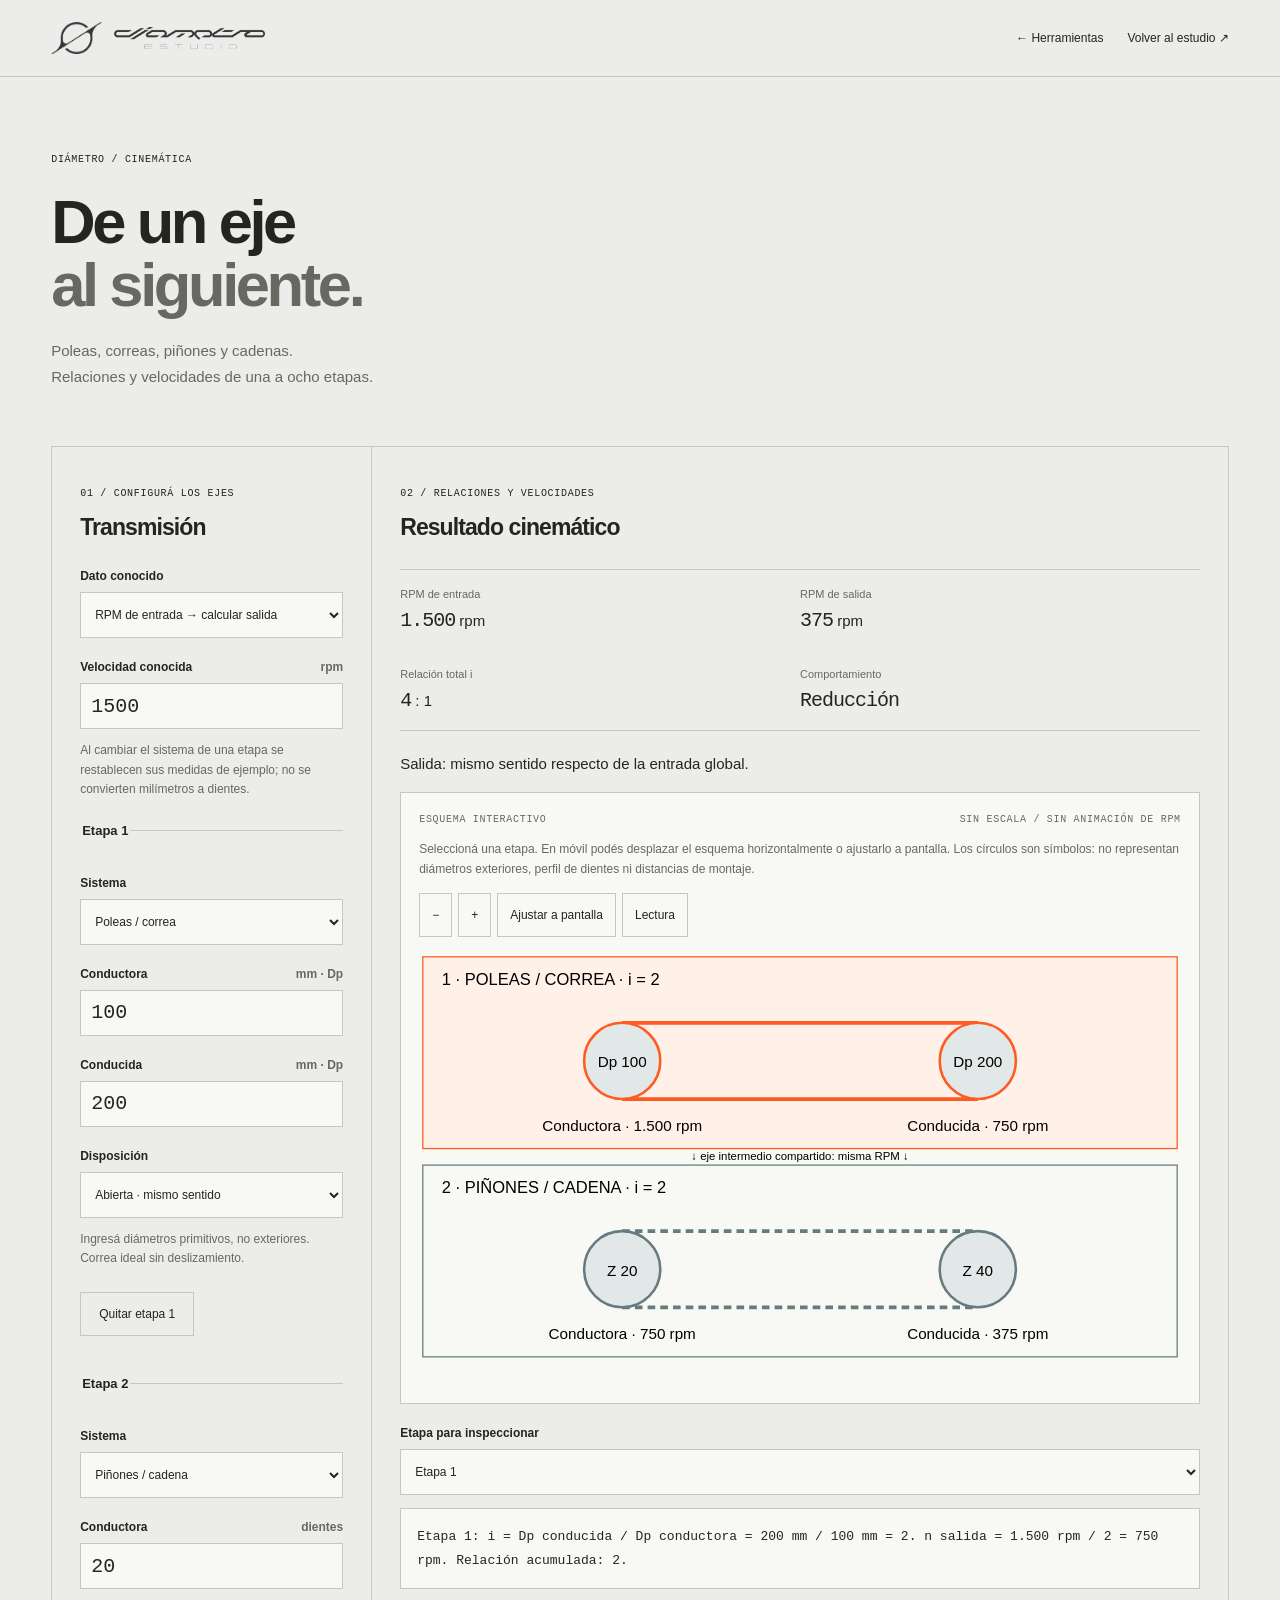
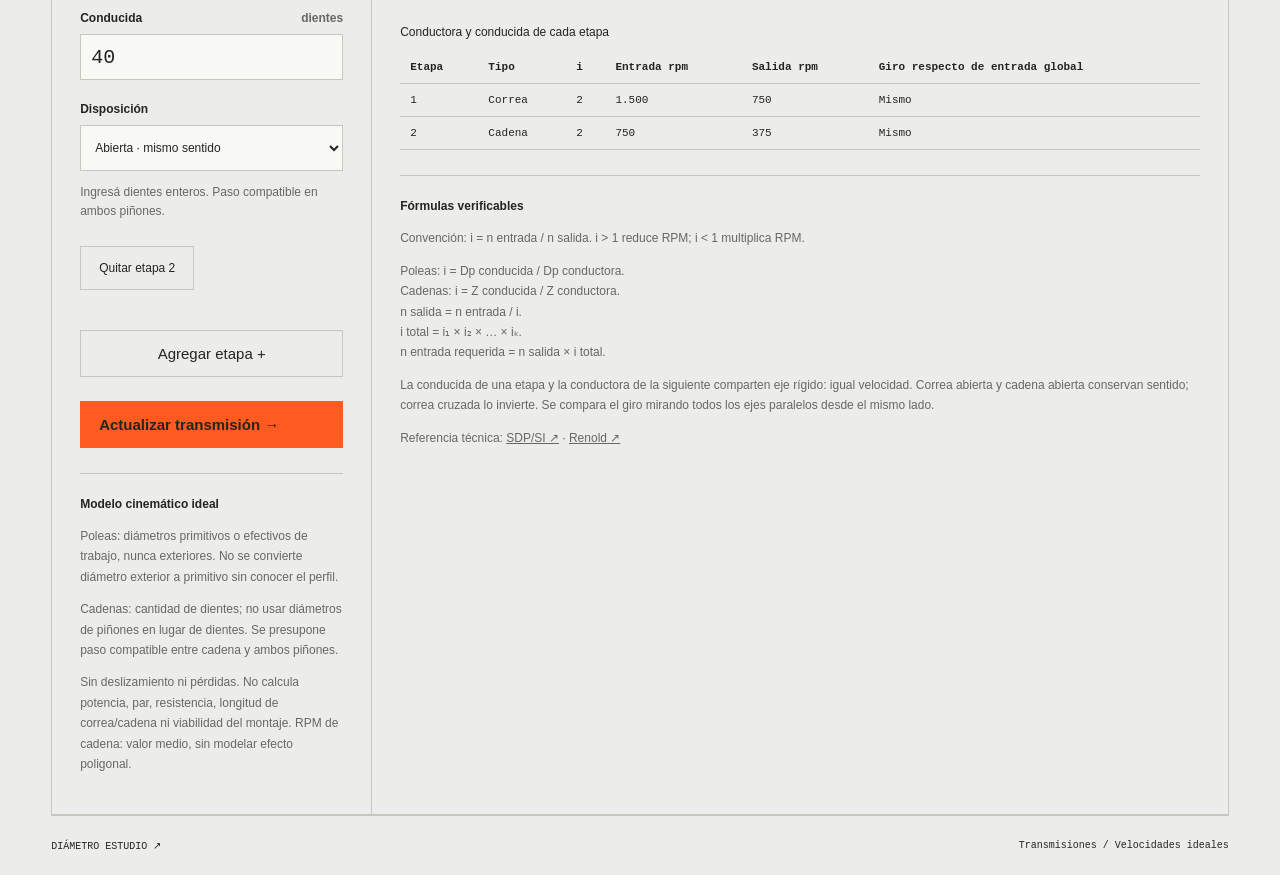
<file: transmisiones/index.html>
<!doctype html><html lang="es"><head><meta charset="utf-8"><meta name="viewport" content="width=device-width,initial-scale=1"><title>Transmisiones mecánicas — Diámetro Estudio</title><link rel="icon" href="../img/logo-isotipo.png"><link rel="stylesheet" href="../tubos/style.css"><link rel="stylesheet" href="../tubos/gajos/style.css"><link rel="stylesheet" href="style.css"></head><body><div class="screen"><header><a class="brand" href="../"><img src="../img/logo-isotipo.png" alt="" width="51"><img src="../img/logo-texto.png" alt="Diámetro Estudio" width="151"></a><nav aria-label="Navegación de herramienta"><a href="../herramientas/">← Herramientas</a><a href="../">Volver al estudio ↗</a></nav></header><main><section class="intro"><div><p class="eyebrow">DIÁMETRO / CINEMÁTICA</p><h1>De un eje<br><span>al siguiente.</span></h1><p class="lead">Poleas, correas, piñones y cadenas.<br>Relaciones y velocidades de una a ocho etapas.</p></div></section><div class="workspace"><section class="settings"><p class="eyebrow">01 / CONFIGURÁ LOS EJES</p><h2>Transmisión</h2><form id="form" novalidate><label for="known">Dato conocido</label><select id="known"><option value="input">RPM de entrada → calcular salida</option><option value="output">RPM de salida → calcular entrada</option></select><label for="rpm">Velocidad conocida <span>rpm</span></label><input id="rpm" type="number" value="1500" min="0" max="1000000" step="any"><p class="hint">Al cambiar el sistema de una etapa se restablecen sus medidas de ejemplo; no se convierten milímetros a dientes.</p><div id="stages"></div><button id="add" type="button">Agregar etapa +</button><p id="error" role="alert" hidden></p><button class="primary" type="submit">Actualizar transmisión →</button></form><div class="scope"><b>Modelo cinemático ideal</b><p>Poleas: diámetros primitivos o efectivos de trabajo, nunca exteriores. No se convierte diámetro exterior a primitivo sin conocer el perfil.</p><p>Cadenas: cantidad de dientes; no usar diámetros de piñones en lugar de dientes. Se presupone paso compatible entre cadena y ambos piñones.</p><p>Sin deslizamiento ni pérdidas. No calcula potencia, par, resistencia, longitud de correa/cadena ni viabilidad del montaje. RPM de cadena: valor medio, sin modelar efecto poligonal.</p></div></section><section class="result"><p class="eyebrow">02 / RELACIONES Y VELOCIDADES</p><h2>Resultado cinemático</h2><div id="stats" class="stats" aria-live="polite"></div><p id="direction" role="status"></p><p id="warnings" class="hint"></p><section class="drawing"><div class="drawing-top"><span class="eyebrow">ESQUEMA INTERACTIVO</span><span class="eyebrow">SIN ESCALA / SIN ANIMACIÓN DE RPM</span></div><p class="hint">Seleccioná una etapa. En móvil podés desplazar el esquema horizontalmente o ajustarlo a pantalla. Los círculos son símbolos: no representan diámetros exteriores, perfil de dientes ni distancias de montaje.</p><div class="preview-controls"><button id="zoom-out" aria-label="Reducir esquema">−</button><button id="zoom-in" aria-label="Ampliar esquema">+</button><button id="zoom-fit">Ajustar a pantalla</button><button id="zoom-read">Lectura</button></div><div id="preview" tabindex="0" role="region" aria-label="Esquema desplazable"></div></section><label for="selected">Etapa para inspeccionar</label><select id="selected"></select><p id="detail" class="formula" aria-live="polite"></p><div class="table-wrap"><table><caption>Conductora y conducida de cada etapa</caption><thead><tr><th>Etapa</th><th>Tipo</th><th>i</th><th>Entrada rpm</th><th>Salida rpm</th><th>Giro respecto de entrada global</th></tr></thead><tbody id="results"></tbody></table></div><section class="scope"><b>Fórmulas verificables</b><p>Convención: i = n entrada / n salida. i &gt; 1 reduce RPM; i &lt; 1 multiplica RPM.</p><p>Poleas: i = Dp conducida / Dp conductora.<br>Cadenas: i = Z conducida / Z conductora.<br>n salida = n entrada / i.<br>i total = i₁ × i₂ × … × iₖ.<br>n entrada requerida = n salida × i total.</p><p>La conducida de una etapa y la conductora de la siguiente comparten eje rígido: igual velocidad. Correa abierta y cadena abierta conservan sentido; correa cruzada lo invierte. Se compara el giro mirando todos los ejes paralelos desde el mismo lado.</p><p>Referencia técnica: <a href="https://sdp-si.com/D820/PDFS/Technical-Section.pdf" target="_blank" rel="noopener">SDP/SI ↗</a> · <a href="https://tr.renold.com/media/165418/transmission-i-and-m-ren12-eng-10-10.pdf" target="_blank" rel="noopener">Renold ↗</a></p></section></section></div><footer><a href="../">DIÁMETRO ESTUDIO ↗</a><span>Transmisiones / Velocidades ideales</span></footer></main></div><script type="module" src="main.js"></script></body></html>
</file>
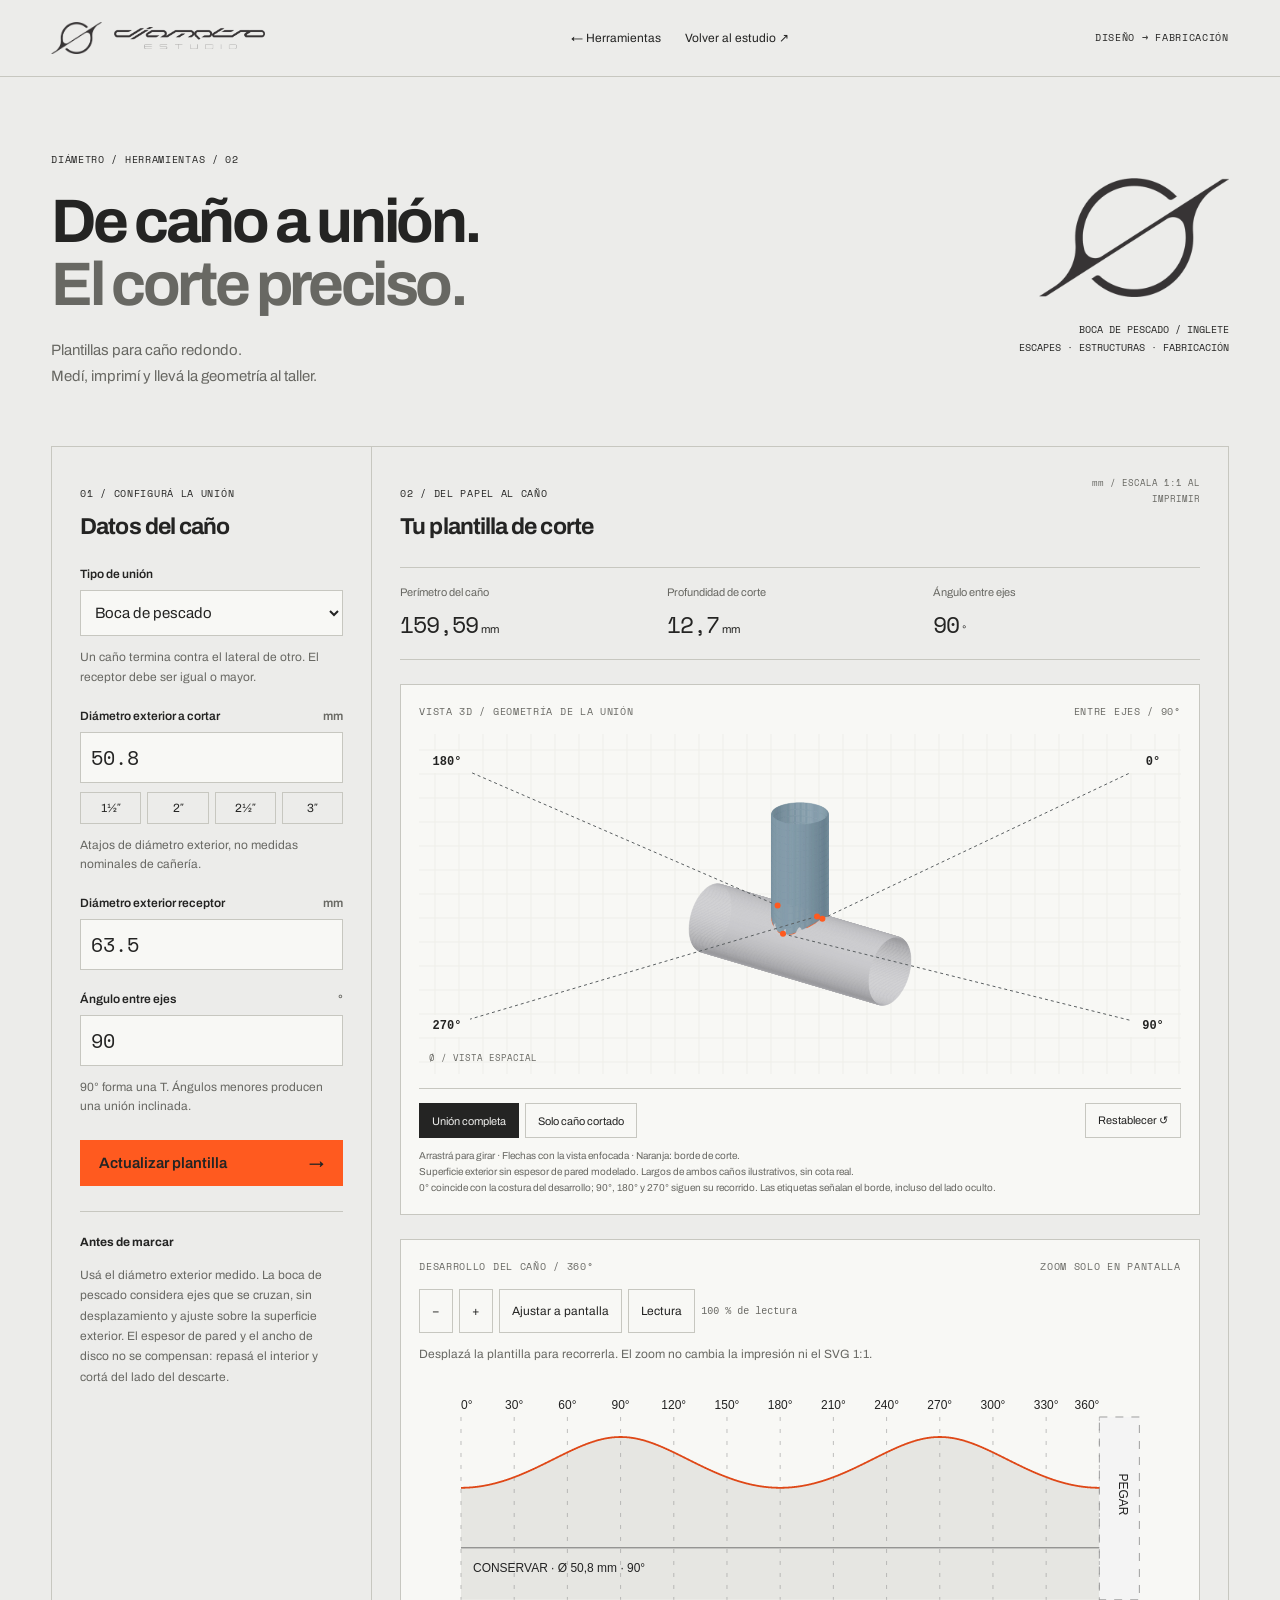
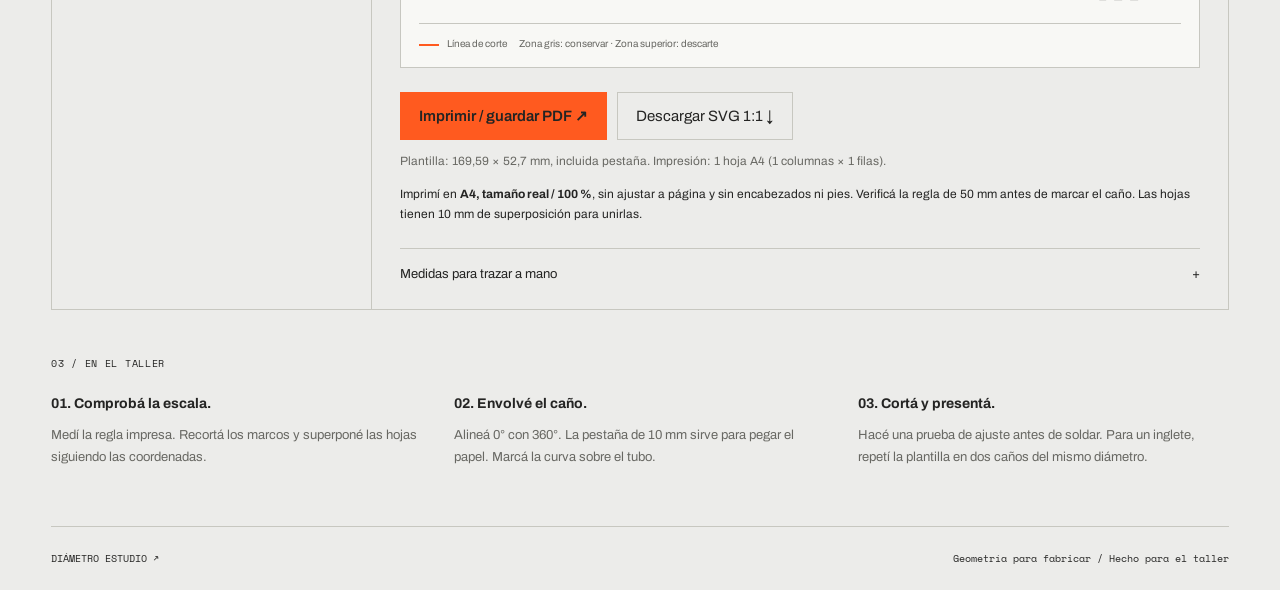
<file: tubos/index.html>
<!doctype html>
<html lang="es">
<head><meta charset="utf-8"><meta name="viewport" content="width=device-width, initial-scale=1"><meta name="theme-color" content="#ececea"><title>Plantillas para caño redondo — Diámetro Estudio</title><meta name="description" content="Calculá bocas de pescado e ingletes para caños redondos. Plantillas en milímetros para imprimir en A4 a escala real."><link rel="icon" href="../img/logo-isotipo.png"><link href="https://fonts.googleapis.com/css2?family=Archivo:wght@400;500;600;700;800;900&family=Space+Mono:wght@400;700&display=swap" rel="stylesheet"><link rel="stylesheet" href="style.css"></head>
<body>
<div class="screen"><header><a class="brand" href="../"><img src="../img/logo-isotipo.png" alt="" width="51"><img src="../img/logo-texto.png" alt="Diámetro Estudio" width="151"></a><nav aria-label="Navegación de herramienta"><a href="../herramientas/">← Herramientas</a><a href="../">Volver al estudio ↗</a></nav><span class="eyebrow">DISEÑO → FABRICACIÓN</span></header>
<main><section class="intro"><div><p class="eyebrow">DIÁMETRO / HERRAMIENTAS / 02</p><h1>De caño a unión.<br><span>El corte preciso.</span></h1><p class="lead">Plantillas para caño redondo.<br>Medí, imprimí y llevá la geometría al taller.</p></div><div class="intro-note"><img class="intro-logo" src="../img/logo-isotipo.png" alt="Diámetro Estudio" width="500" height="312"><p>BOCA DE PESCADO / INGLETE<br>ESCAPES · ESTRUCTURAS · FABRICACIÓN</p></div></section>
<div class="workspace"><section class="settings"><p class="eyebrow">01 / CONFIGURÁ LA UNIÓN</p><h2>Datos del caño</h2><form id="form" novalidate>
<label for="mode">Tipo de unión</label><select id="mode"><option value="notch">Boca de pescado</option><option value="miter">Inglete · escape por tramos</option></select><p id="mode-help" class="hint"></p>
<label for="diameter">Diámetro exterior a cortar <span>mm</span></label><input id="diameter" type="number" min="10" max="300" step="0.1" value="50.8" required>
<div class="presets" aria-label="Diámetros habituales"><button type="button" data-diameter="38.1">1½″</button><button type="button" data-diameter="50.8">2″</button><button type="button" data-diameter="63.5">2½″</button><button type="button" data-diameter="76.2">3″</button></div><p class="hint">Atajos de diámetro exterior, no medidas nominales de cañería.</p>
<div id="parent-field"><label for="parent">Diámetro exterior receptor <span>mm</span></label><input id="parent" type="number" min="10" max="500" step="0.1" value="63.5" required></div>
<label for="angle"><span id="angle-label">Ángulo entre ejes</span><span>°</span></label><input id="angle" type="number" min="10" max="90" step="0.1" value="90" required><p id="angle-help" class="hint"></p>
<p id="error" role="alert" hidden></p><button class="primary" type="submit">Actualizar plantilla <span>→</span></button>
</form><div class="scope"><b>Antes de marcar</b><p>Usá el diámetro exterior medido. La boca de pescado considera ejes que se cruzan, sin desplazamiento y ajuste sobre la superficie exterior. El espesor de pared y el ancho de disco no se compensan: repasá el interior y cortá del lado del descarte.</p></div></section>
<section class="result" aria-labelledby="result-title"><div class="result-heading"><div><p class="eyebrow">02 / DEL PAPEL AL CAÑO</p><h2 id="result-title">Tu plantilla de corte</h2></div><span class="badge">mm / ESCALA 1:1 AL IMPRIMIR</span></div>
<div class="stats" aria-live="polite" id="stats"></div><section id="tube-view" class="tube-view" aria-label="Visualización 3D de la unión"></section><div class="drawing"><div class="drawing-top"><span class="eyebrow">DESARROLLO DEL CAÑO / 360°</span><span class="eyebrow">ZOOM SOLO EN PANTALLA</span></div><div class="preview-controls" role="group" aria-label="Zoom del desarrollo"><button type="button" id="zoom-out" aria-label="Reducir desarrollo">−</button><button type="button" id="zoom-in" aria-label="Ampliar desarrollo">+</button><button type="button" id="zoom-fit">Ajustar a pantalla</button><button type="button" id="zoom-read">Lectura</button><output id="zoom-label" aria-live="polite"></output></div><p class="hint">Desplazá la plantilla para recorrerla. El zoom no cambia la impresión ni el SVG 1:1.</p><div id="preview" tabindex="0" role="region" aria-label="Desarrollo desplazable"></div><div class="legend"><span><i></i> Línea de corte</span><span>Zona gris: conservar · Zona superior: descarte</span></div></div>
<div class="export"><button id="print" class="primary" type="button">Imprimir / guardar PDF ↗</button><button id="download" type="button">Descargar SVG 1:1 ↓</button></div><p id="paper-note" class="hint"></p><p class="print-advice">Imprimí en <strong>A4, tamaño real / 100 %</strong>, sin ajustar a página y sin encabezados ni pies. Verificá la regla de 50 mm antes de marcar el caño. Las hojas tienen 10 mm de superposición para unirlas.</p>
<details><summary>Medidas para trazar a mano <span>+</span></summary><p class="hint">Recorrido desde la costura de 0°. Profundidad desde el punto más largo del caño; no incluye el margen de 12 mm de la hoja.</p><div class="table-wrap"><table><thead><tr><th>Giro</th><th>Recorrido en perímetro</th><th>Profundidad</th></tr></thead><tbody id="offsets"></tbody></table></div></details>
</section></div>
<section class="guide"><p class="eyebrow">03 / EN EL TALLER</p><div><article><b>01. Comprobá la escala.</b><p>Medí la regla impresa. Recortá los marcos y superponé las hojas siguiendo las coordenadas.</p></article><article><b>02. Envolvé el caño.</b><p>Alineá 0° con 360°. La pestaña de 10 mm sirve para pegar el papel. Marcá la curva sobre el tubo.</p></article><article><b>03. Cortá y presentá.</b><p>Hacé una prueba de ajuste antes de soldar. Para un inglete, repetí la plantilla en dos caños del mismo diámetro.</p></article></div></section>
<footer><a href="../">DIÁMETRO ESTUDIO ↗</a><span>Geometría para fabricar / Hecho para el taller</span></footer></main></div><div id="print-pages"></div><script type="module" src="main.js"></script></body></html>
</file>
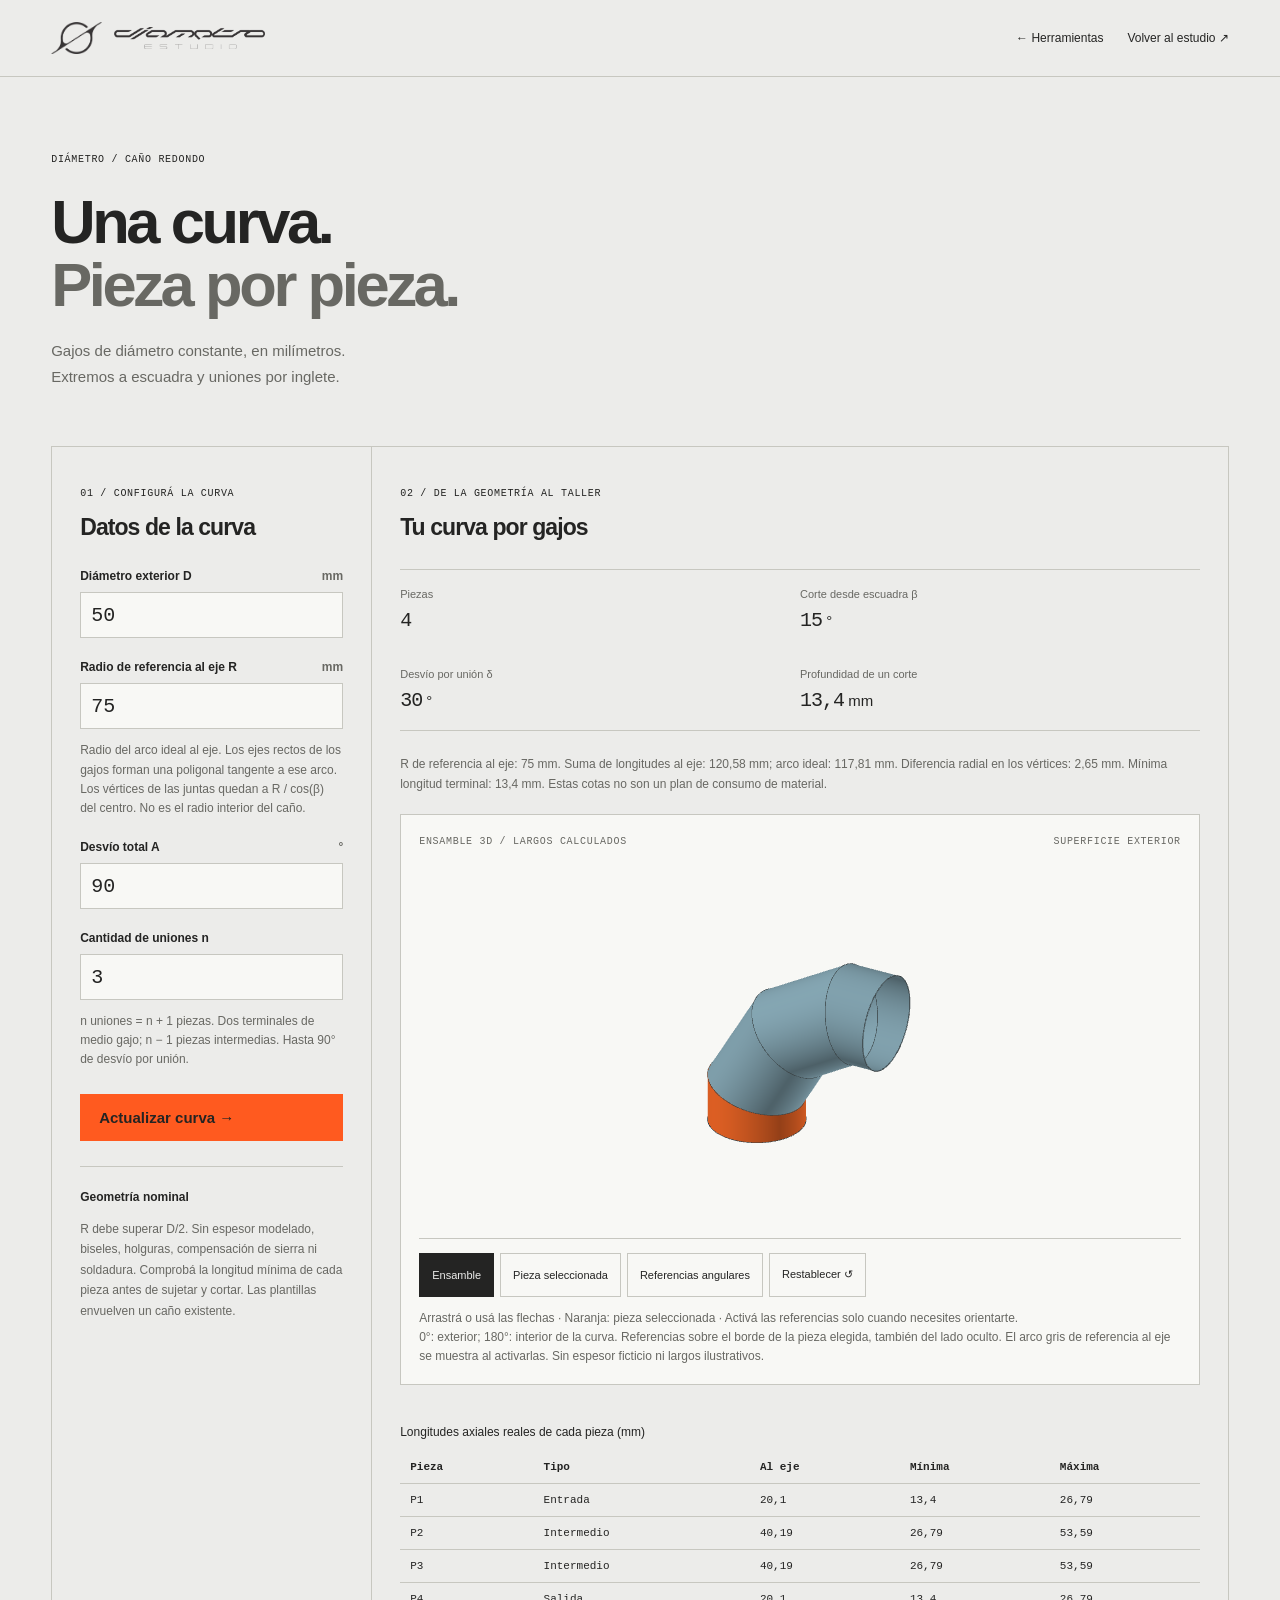
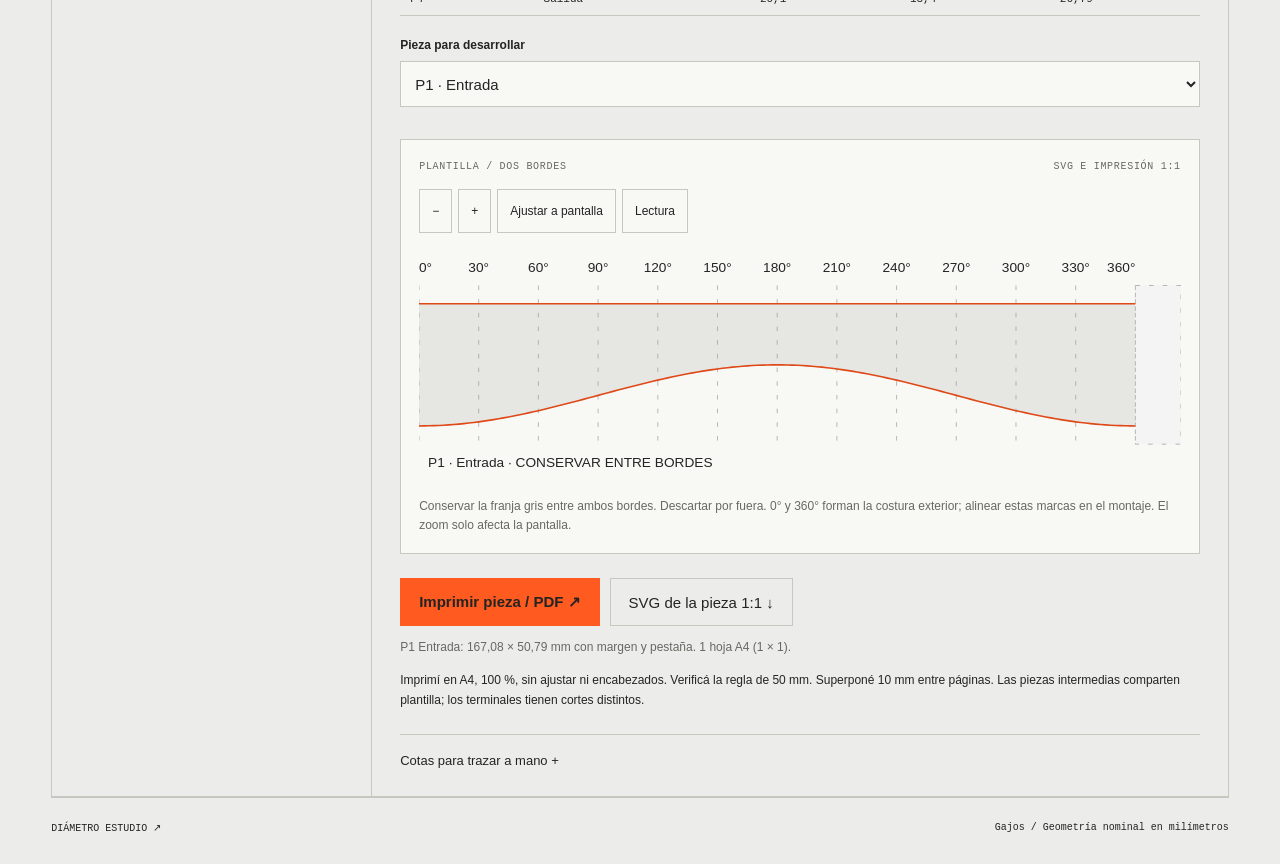
<file: tubos/gajos/index.html>
<!doctype html>
<html lang="es"><head><meta charset="utf-8"><meta name="viewport" content="width=device-width, initial-scale=1"><meta name="theme-color" content="#ececea"><title>Curvas por gajos — Diámetro Estudio</title><link rel="icon" href="../../img/logo-isotipo.png"><link rel="stylesheet" href="../style.css"><link rel="stylesheet" href="style.css"></head>
<body><div class="screen"><header><a class="brand" href="../../"><img src="../../img/logo-isotipo.png" alt="" width="51"><img src="../../img/logo-texto.png" alt="Diámetro Estudio" width="151"></a><nav aria-label="Navegación de herramienta"><a href="../../herramientas/">← Herramientas</a><a href="../../">Volver al estudio ↗</a></nav></header><main>
<section class="intro"><div><p class="eyebrow">DIÁMETRO / CAÑO REDONDO</p><h1>Una curva.<br><span>Pieza por pieza.</span></h1><p class="lead">Gajos de diámetro constante, en milímetros.<br>Extremos a escuadra y uniones por inglete.</p></div></section>
<div class="workspace"><section class="settings"><p class="eyebrow">01 / CONFIGURÁ LA CURVA</p><h2>Datos de la curva</h2><form id="form" novalidate>
<label for="diameter">Diámetro exterior D <span>mm</span></label><input id="diameter" type="number" min="10" max="300" step="any" value="50" required>
<label for="radius">Radio de referencia al eje R <span>mm</span></label><input id="radius" type="number" min="0" max="10000" step="any" value="75" required><p class="hint">Radio del arco ideal al eje. Los ejes rectos de los gajos forman una poligonal tangente a ese arco. Los vértices de las juntas quedan a R / cos(β) del centro. No es el radio interior del caño.</p>
<label for="angle">Desvío total A <span>°</span></label><input id="angle" type="number" min="0" max="180" step="any" value="90" required>
<label for="joints">Cantidad de uniones n</label><input id="joints" type="number" min="1" max="24" step="1" value="3" required><p class="hint">n uniones = n + 1 piezas. Dos terminales de medio gajo; n − 1 piezas intermedias. Hasta 90° de desvío por unión.</p>
<p id="error" role="alert" hidden></p><button class="primary" type="submit">Actualizar curva →</button></form><div class="scope"><b>Geometría nominal</b><p>R debe superar D/2. Sin espesor modelado, biseles, holguras, compensación de sierra ni soldadura. Comprobá la longitud mínima de cada pieza antes de sujetar y cortar. Las plantillas envuelven un caño existente.</p></div></section>
<section class="result"><p class="eyebrow">02 / DE LA GEOMETRÍA AL TALLER</p><h2>Tu curva por gajos</h2><div id="stats" class="stats" aria-live="polite"></div><p id="summary" class="hint"></p>
<section class="drawing"><div class="drawing-top"><span class="eyebrow">ENSAMBLE 3D / LARGOS CALCULADOS</span><span class="eyebrow">SUPERFICIE EXTERIOR</span></div><div class="gore-stage"><canvas id="model" tabindex="0" aria-label="Ensamble 3D. Arrastrá o usá las flechas para girar."></canvas><canvas id="marks" aria-hidden="true"></canvas></div><p id="webgl-error" role="status" hidden>El visor 3D requiere WebGL. Los cálculos y las plantillas siguen disponibles.</p><div class="view-controls"><button id="assembly" type="button" aria-pressed="true">Ensamble</button><button id="isolated" type="button" aria-pressed="false">Pieza seleccionada</button><button id="references" type="button" aria-pressed="false">Referencias angulares</button><button id="reset" type="button">Restablecer ↺</button></div><p class="hint">Arrastrá o usá las flechas · Naranja: pieza seleccionada · Activá las referencias solo cuando necesites orientarte.<br>0°: exterior; 180°: interior de la curva. Referencias sobre el borde de la pieza elegida, también del lado oculto. El arco gris de referencia al eje se muestra al activarlas. Sin espesor ficticio ni largos ilustrativos.</p></section>
<div class="table-wrap"><table><caption>Longitudes axiales reales de cada pieza (mm)</caption><thead><tr><th>Pieza</th><th>Tipo</th><th>Al eje</th><th>Mínima</th><th>Máxima</th></tr></thead><tbody id="pieces"></tbody></table></div>
<label for="piece">Pieza para desarrollar</label><select id="piece"></select>
<section class="drawing"><div class="drawing-top"><span class="eyebrow">PLANTILLA / DOS BORDES</span><span class="eyebrow">SVG E IMPRESIÓN 1:1</span></div><div class="preview-controls"><button id="zoom-out" type="button" aria-label="Reducir desarrollo">−</button><button id="zoom-in" type="button" aria-label="Ampliar desarrollo">+</button><button id="zoom-fit" type="button">Ajustar a pantalla</button><button id="zoom-read" type="button">Lectura</button></div><div id="preview" tabindex="0" role="region" aria-label="Desarrollo desplazable"></div><p class="hint">Conservar la franja gris entre ambos bordes. Descartar por fuera. 0° y 360° forman la costura exterior; alinear estas marcas en el montaje. El zoom solo afecta la pantalla.</p></section>
<div class="export"><button class="primary" id="print" type="button">Imprimir pieza / PDF ↗</button><button id="download" type="button">SVG de la pieza 1:1 ↓</button></div><p id="paper-note" class="hint"></p><p class="print-advice">Imprimí en A4, 100 %, sin ajustar ni encabezados. Verificá la regla de 50 mm. Superponé 10 mm entre páginas. Las piezas intermedias comparten plantilla; los terminales tienen cortes distintos.</p>
<details><summary>Cotas para trazar a mano +</summary><p class="hint">Bordes respecto del mismo origen axial local z=0; pueden ser negativos. La longitud es la diferencia entre ambos bordes. El papel agrega margen y una traslación común.</p><div class="table-wrap"><table><thead><tr><th>Giro</th><th>Recorrido mm</th><th>Borde A mm</th><th>Borde B mm</th><th>Longitud mm</th></tr></thead><tbody id="offsets"></tbody></table></div></details>
</section></div><footer><a href="../../">DIÁMETRO ESTUDIO ↗</a><span>Gajos / Geometría nominal en milímetros</span></footer></main></div><div id="print-pages"></div><script type="module" src="main.js"></script></body></html>
</file>
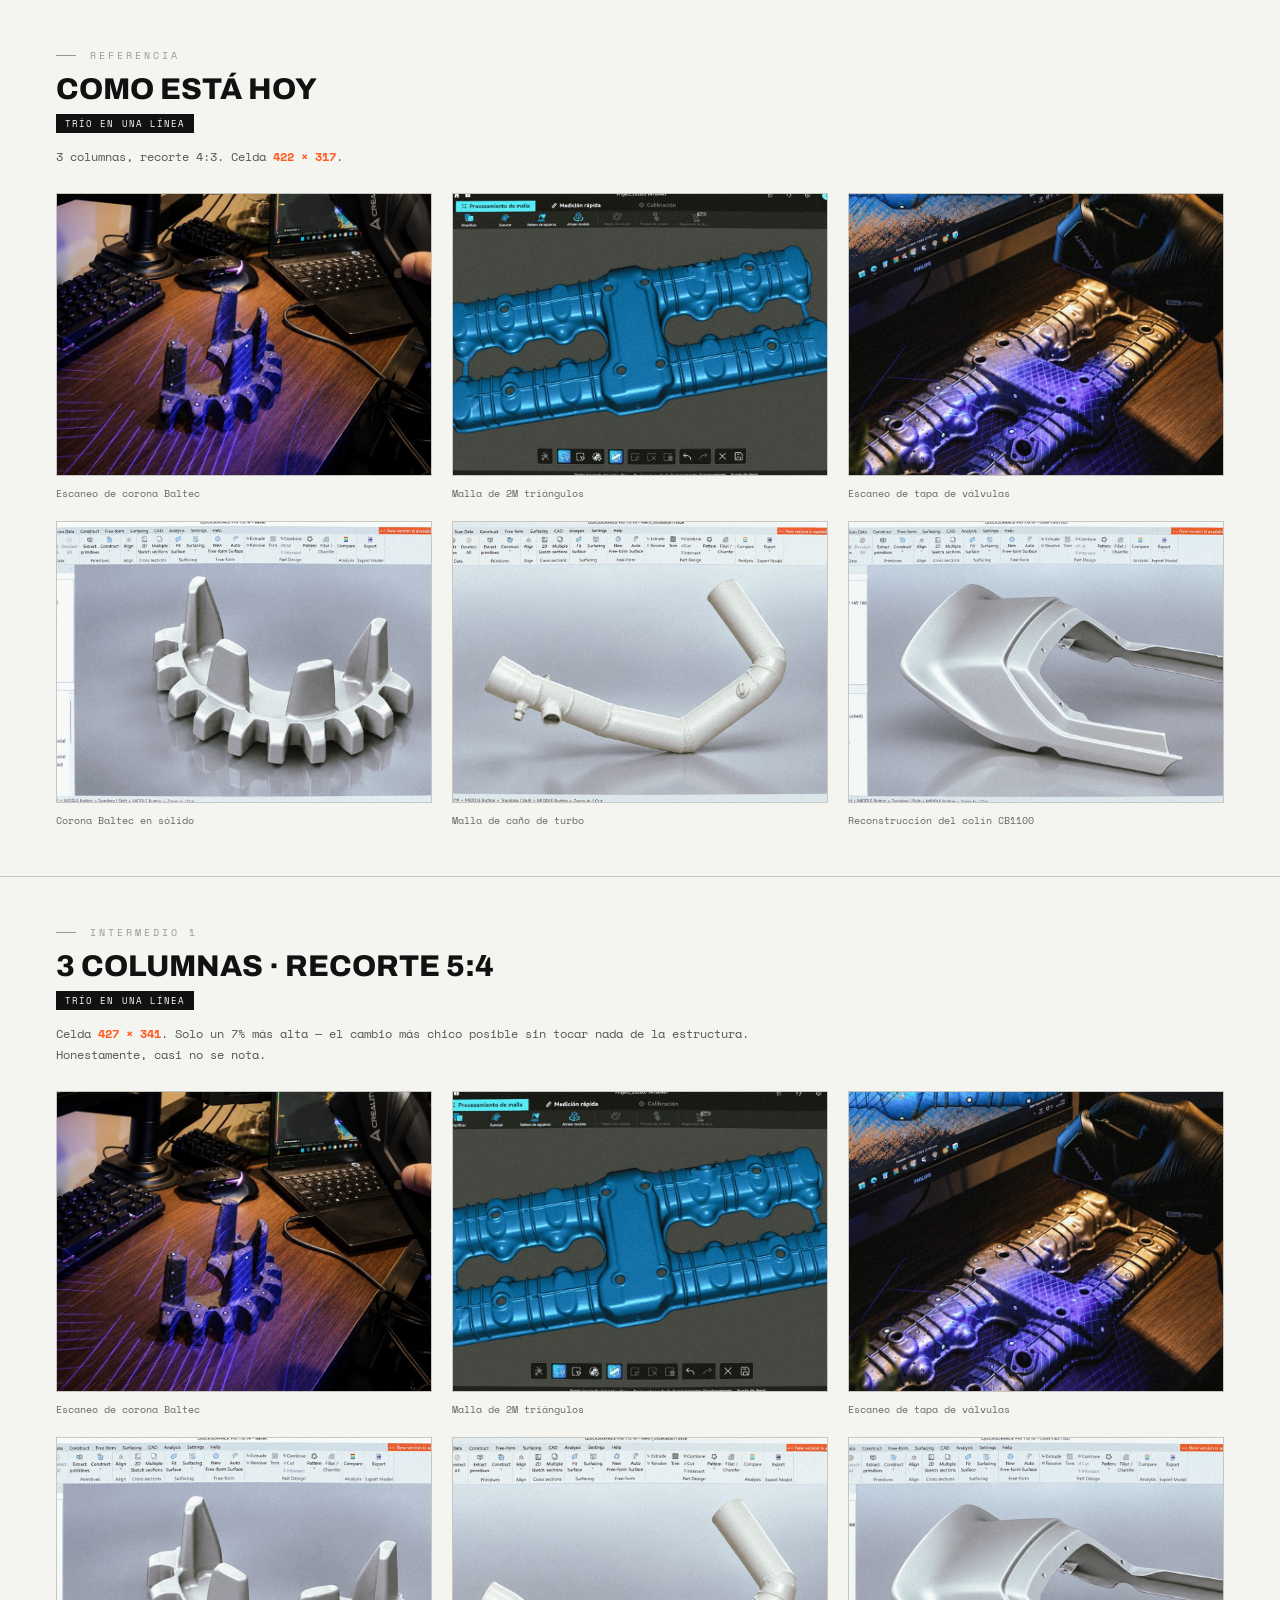
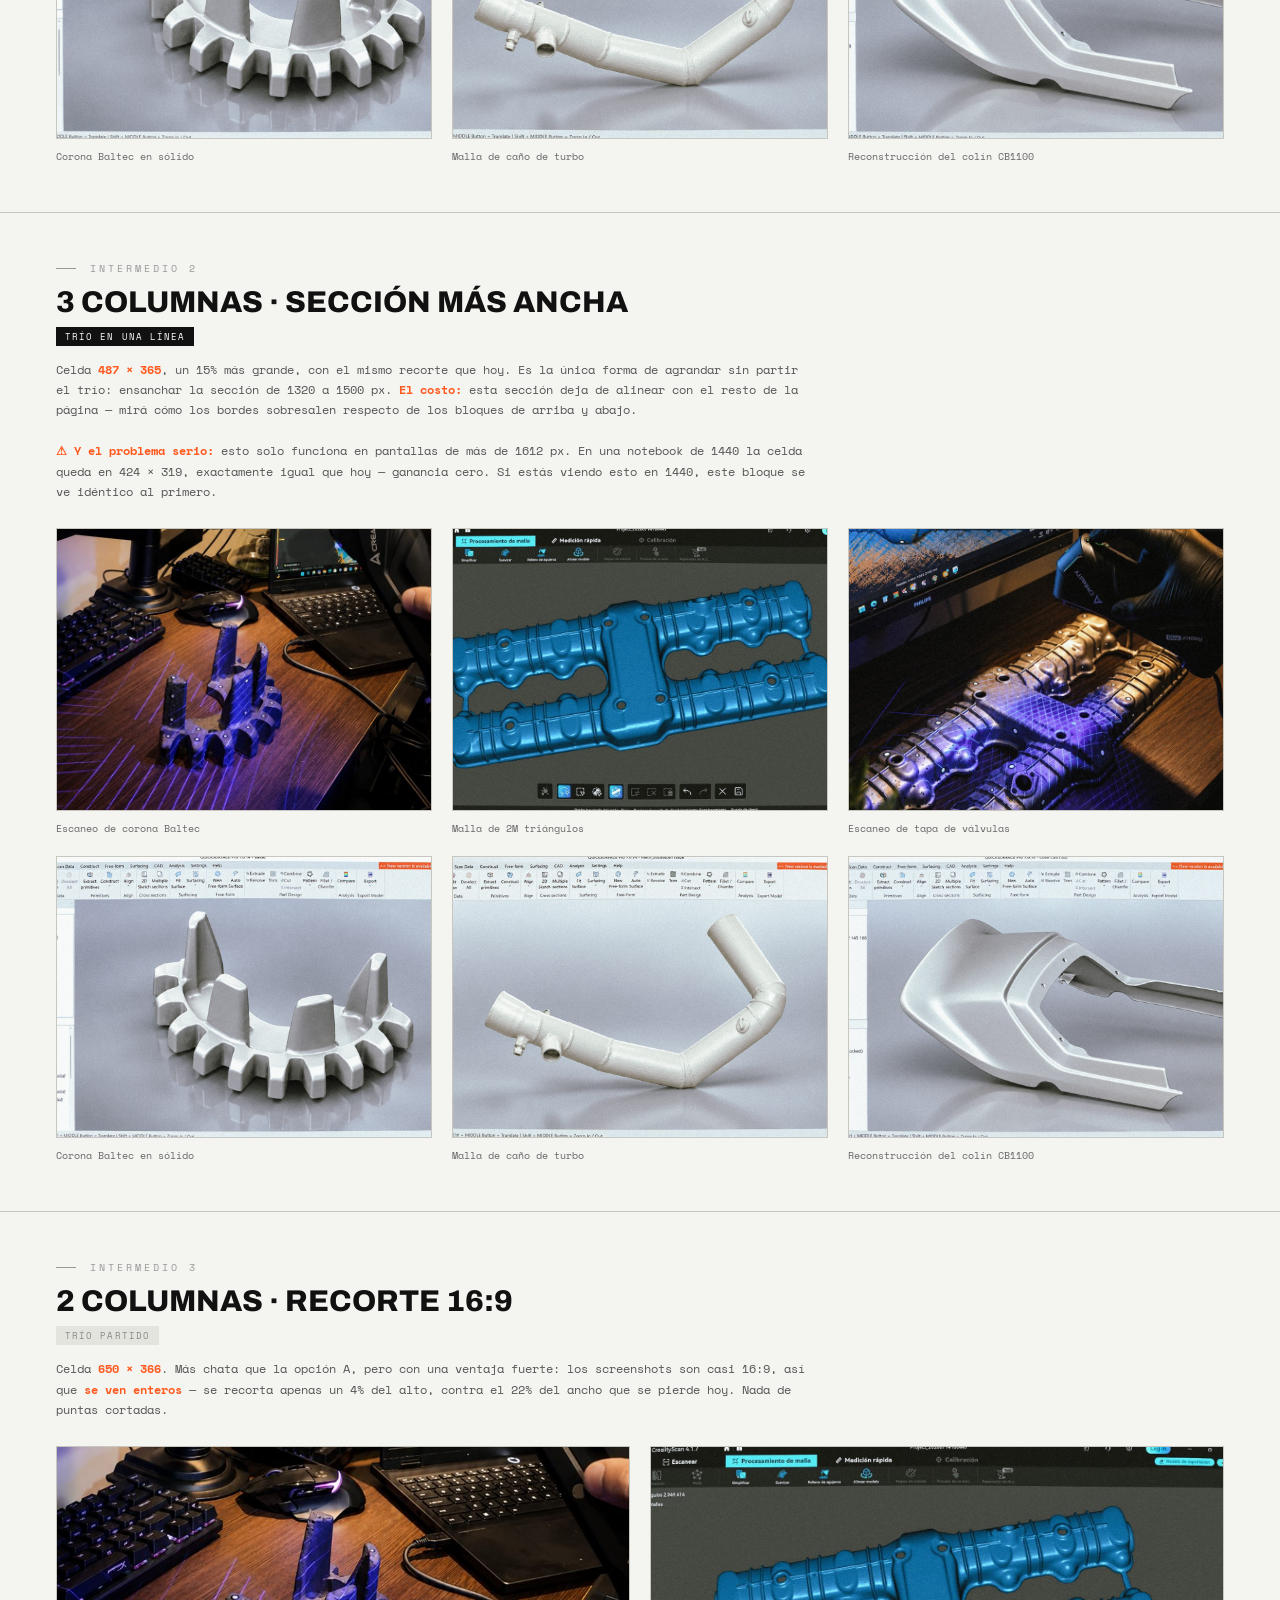
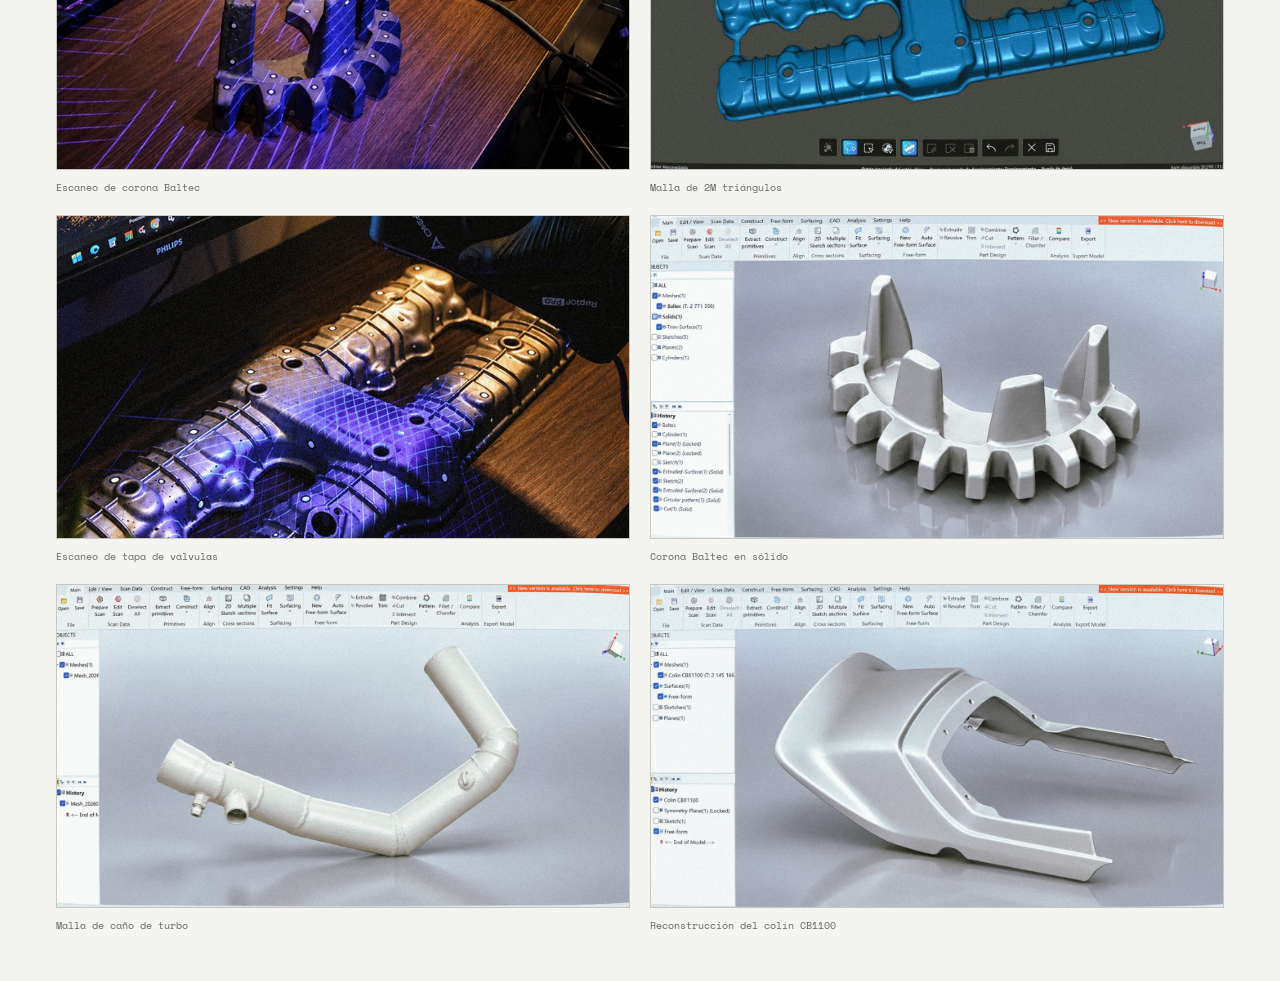
<file: _comparacion.html>
<!DOCTYPE html>
<html lang="es">
<head>
<meta charset="utf-8">
<meta name="viewport" content="width=device-width, initial-scale=1">
<title>Comparación — grilla Escaneo 3D</title>
<link href="https://fonts.googleapis.com/css2?family=Archivo:wght@500;700;800;900&family=Space+Mono:wght@400;700&display=swap" rel="stylesheet">
<style>
  body { margin:0; background:#f4f4f1; color:#111; font-family:'Archivo',sans-serif; }
  .wrap { max-width:1320px; margin:0 auto; padding:48px 56px; }
  .wrap.ancho { max-width:1500px; }
  .rotulo { font-family:'Space Mono',monospace; font-size:10px; letter-spacing:0.3em;
            text-transform:uppercase; color:#999; display:flex; align-items:center; gap:14px; margin:0 0 10px; }
  .rotulo span { width:20px; height:1px; background:#999; }
  h2 { font-size:30px; font-weight:800; text-transform:uppercase; margin:0 0 8px; }
  .dato { font-family:'Space Mono',monospace; font-size:12px; color:#555; line-height:1.7; margin:0 0 26px; max-width:760px; }
  .dato b { color:#FF5A1F; }
  .trio { display:inline-block; font-family:'Space Mono',monospace; font-size:9px; letter-spacing:0.12em;
          text-transform:uppercase; padding:3px 9px; margin-bottom:14px; }
  .si { background:#111; color:#fff; }
  .no { background:#e4e4de; color:#888; }
  .sep { height:1px; background:#c7c7c0; }
  .grid { display:grid; gap:20px; }
  .c3 { grid-template-columns:repeat(3,1fr); }
  .c2 { grid-template-columns:repeat(2,1fr); }
  .marco { overflow:hidden; border:1px solid #c7c7c0; margin-bottom:10px; }
  .marco img { width:100%; height:100%; object-fit:cover; display:block; }
  figure { margin:0; }
  figcaption { font-family:'Space Mono',monospace; font-size:10px; color:#666; }
  .r43 .marco { aspect-ratio:4/3; }
  .r54 .marco { aspect-ratio:5/4; }
  .r169 .marco { aspect-ratio:16/9; }
</style>
</head>
<body>

<div class="wrap">
  <p class="rotulo"><span></span>Referencia</p>
  <h2>Como está hoy</h2>
  <span class="trio si">Trío en una línea</span>
  <p class="dato">3 columnas, recorte 4:3. Celda <b>422 × 317</b>.</p>
  <div class="grid c3 r43" id="g0"></div>
</div>
<div class="sep"></div>

<div class="wrap">
  <p class="rotulo"><span></span>Intermedio 1</p>
  <h2>3 columnas · recorte 5:4</h2>
  <span class="trio si">Trío en una línea</span>
  <p class="dato">Celda <b>427 × 341</b>. Solo un 7% más alta — el cambio más chico posible sin tocar nada de la estructura. Honestamente, casi no se nota.</p>
  <div class="grid c3 r54" id="g1"></div>
</div>
<div class="sep"></div>

<div class="wrap ancho">
  <p class="rotulo"><span></span>Intermedio 2</p>
  <h2>3 columnas · sección más ancha</h2>
  <span class="trio si">Trío en una línea</span>
  <p class="dato">Celda <b>487 × 365</b>, un 15% más grande, con el mismo recorte que hoy. Es la única forma de agrandar sin partir el trío: ensanchar la sección de 1320 a 1500 px. <b>El costo:</b> esta sección deja de alinear con el resto de la página — mirá cómo los bordes sobresalen respecto de los bloques de arriba y abajo.<br><br><b>⚠ Y el problema serio:</b> esto solo funciona en pantallas de más de 1612 px. En una notebook de 1440 la celda queda en 424 × 319, exactamente igual que hoy — ganancia cero. Si estás viendo esto en 1440, este bloque se ve idéntico al primero.</p>
  <div class="grid c3 r43" id="g2"></div>
</div>
<div class="sep"></div>

<div class="wrap">
  <p class="rotulo"><span></span>Intermedio 3</p>
  <h2>2 columnas · recorte 16:9</h2>
  <span class="trio no">Trío partido</span>
  <p class="dato">Celda <b>650 × 366</b>. Más chata que la opción A, pero con una ventaja fuerte: los screenshots son casi 16:9, así que <b>se ven enteros</b> — se recorta apenas un 4% del alto, contra el 22% del ancho que se pierde hoy. Nada de puntas cortadas.</p>
  <div class="grid c2 r169" id="g3"></div>
</div>

<script>
  const imgs = [
    ['img/esc-06-baltec-escaneo.jpg', 'Escaneo de corona Baltec', 'center 72%'],
    ['img/esc-05-malla.jpg', 'Malla de 2M triángulos', 'center center'],
    ['img/esc-04-escaneo-laser.jpg', 'Escaneo de tapa de válvulas', 'center 75%'],
    ['img/esc-10-engranaje.jpg', 'Corona Baltec en sólido', 'center center'],
    ['img/esc-09-turbo.jpg', 'Malla de caño de turbo', 'center center'],
    ['img/esc-08-colin-cb1100.jpg', 'Reconstrucción del colín CB1100', 'center center'],
  ];
  for (let g = 0; g <= 3; g++) {
    document.getElementById('g' + g).innerHTML = imgs.map(([src, cap, pos]) =>
      `<figure><div class="marco"><img src="${src}" style="object-position:${pos}" alt="${cap}"></div><figcaption>${cap}</figcaption></figure>`
    ).join('');
  }
</script>
</body>
</html>
</file>
<file: tubos/style.css>
:root{--paper:#ececea;--ink:#242423;--muted:#686863;--rule:#c7c7c0;--accent:#ff5a1f}*{box-sizing:border-box}body{margin:0;background:var(--paper);color:var(--ink);font:15px Archivo,Arial,sans-serif}a{color:inherit;text-decoration:none}button,input,select{font:inherit}button,a,input,select,summary{touch-action:manipulation}button,a,summary{cursor:pointer}a:hover{color:var(--accent)}:focus-visible{outline:2px solid var(--accent);outline-offset:4px}header{display:flex;align-items:center;justify-content:space-between;gap:25px;padding:22px 4%;border-bottom:1px solid var(--rule)}.brand{display:flex;align-items:center;gap:12px}.brand img{height:auto}nav{display:flex;gap:24px;font-size:12px}main{max-width:1440px;margin:auto;padding:0 4%}.eyebrow{font:10px 'Space Mono',monospace;letter-spacing:.07em;line-height:1.7}.intro{display:flex;justify-content:space-between;align-items:center;padding:64px 0 42px}.intro h1{font-size:clamp(38px,4.8vw,68px);line-height:1.03;letter-spacing:-.055em;margin:22px 0}.intro h1 span{color:var(--muted)}.lead{line-height:1.7;color:var(--muted)}.intro-note{text-align:right}.intro-note .intro-logo{display:block;width:190px;height:auto;margin:0 0 24px auto}.intro-note p{font:10px/1.8 'Space Mono',monospace}.workspace{display:grid;grid-template-columns:320px minmax(0,1fr);border:1px solid var(--rule)}.settings{padding:28px;border-right:1px solid var(--rule)}h2{font-size:23px;letter-spacing:-.04em;margin:12px 0 28px}label{display:flex;justify-content:space-between;gap:8px;font-size:12px;font-weight:600;margin:22px 0 9px}label span:last-child{color:var(--muted)}input,select{width:100%;min-height:46px;border:1px solid var(--rule);border-radius:0;background:#f8f8f5;color:var(--ink);padding:10px}input{font:20px 'Space Mono',monospace}.hint{font-size:12px;line-height:1.6;color:var(--muted)}.presets{display:flex;gap:6px;margin-top:9px}.presets button{flex:1;padding:8px 0;font-size:12px}.scope{border-top:1px solid var(--rule);margin-top:25px;padding-top:20px;font-size:12px;line-height:1.7}.scope p{color:var(--muted)}button{border:1px solid var(--rule);background:transparent;color:var(--ink);padding:14px 18px}button:hover{background:#dfdfd9}button:disabled{opacity:.4;cursor:not-allowed}.primary{background:var(--accent);border-color:var(--accent);display:flex;align-items:center;justify-content:space-between;gap:20px;font-weight:600}.primary:hover{background:#eb4c14}form>.primary{width:100%;margin-top:24px}.result{padding:28px;min-width:0}.result-heading{display:flex;justify-content:space-between;gap:14px}.badge{font:9px/1.7 'Space Mono',monospace;color:var(--muted);max-width:110px;text-align:right}.stats{display:grid;grid-template-columns:repeat(3,1fr);border-top:1px solid var(--rule);border-bottom:1px solid var(--rule);margin-bottom:24px}.stat{padding:18px 10px 18px 0}.stat small{display:block;font-size:11px;color:var(--muted);margin-bottom:9px}.stat strong{font:23px 'Space Mono',monospace;letter-spacing:-1px}.stat em{font-size:11px;font-style:normal}.drawing{background:#f8f8f5;border:1px solid var(--rule);padding:18px}.drawing-top{display:flex;justify-content:space-between;gap:15px;color:var(--muted)}#preview{min-height:220px;display:flex;align-items:center;padding:22px 0}#preview svg{width:100%;max-height:420px}.legend{border-top:1px solid var(--rule);padding-top:14px;display:flex;flex-wrap:wrap;gap:12px;font-size:10px;color:var(--muted)}.legend i{display:inline-block;width:20px;height:2px;background:var(--accent);vertical-align:middle;margin-right:6px}.export{display:flex;flex-wrap:wrap;gap:10px;margin-top:24px}.print-advice{font-size:12px;line-height:1.7}details{border-top:1px solid var(--rule);margin-top:24px;padding-top:18px}summary{display:flex;justify-content:space-between;font-size:13px}.table-wrap{overflow:auto}table{border-collapse:collapse;width:100%;font:11px 'Space Mono',monospace}th,td{text-align:left;padding:10px;border-bottom:1px solid var(--rule)}.guide{margin:45px 0}.guide>div{display:grid;grid-template-columns:repeat(3,1fr);gap:32px;margin-top:24px}.guide article{font-size:14px}.guide p:not(.eyebrow){font-size:13px;line-height:1.7;color:var(--muted)}footer{border-top:1px solid var(--rule);padding:24px 0;display:flex;justify-content:space-between;gap:20px;font:10px 'Space Mono',monospace}#error{font-size:13px;color:#a12608;line-height:1.6}#print-pages{display:none}[hidden]{display:none!important}@media(max-width:900px){header>.eyebrow{display:none}.workspace{grid-template-columns:270px minmax(0,1fr)}.settings,.result{padding:20px}.result-heading{display:block}.badge{display:block;max-width:none;text-align:left;margin-bottom:15px}.stat strong{font-size:18px}}@media(max-width:680px){header{flex-wrap:wrap;gap:18px}nav{width:100%;justify-content:space-between}.intro{padding:32px 0}.intro-note{display:none}.workspace{grid-template-columns:1fr}.settings{border-right:0;border-bottom:1px solid var(--rule)}.guide>div{grid-template-columns:1fr;gap:12px}.drawing-top{flex-direction:column;gap:4px}.export button{width:100%}footer{flex-direction:column}.stat strong{font-size:20px}}
@page{size:A4 portrait;margin:10mm}@media print{html,body{background:white;margin:0;padding:0}.screen{display:none}#print-pages{display:block}.print-page{width:190mm;height:276mm;break-after:page;page-break-after:always;overflow:hidden;font-family:Arial,sans-serif}.print-page:last-child{break-after:auto;page-break-after:auto}.print-page h2{font-size:12pt;margin:0 0 3mm}.print-page p{font-size:8pt;margin:0 0 3mm}.print-page svg{display:block;width:190mm;height:240mm}.calibration{width:50mm;height:4mm;border:solid black;border-width:0 1px 1px;margin:4mm 0 2mm}}
.tube-view{margin-bottom:24px;border:1px solid var(--rule);background:#f8f8f5;padding:18px}.tube-stage{position:relative;margin:14px 0}.tube-stage canvas{display:block;width:100%;height:340px;cursor:grab;touch-action:none}.tube-stage canvas:active{cursor:grabbing}.view-tag{position:absolute;bottom:10px;left:10px;pointer-events:none;font:9px 'Space Mono',monospace;color:var(--muted)}.view-controls{display:flex;flex-wrap:wrap;gap:6px;border-top:1px solid var(--rule);padding-top:14px}.view-controls button{font-size:11px;padding:10px 12px}.view-controls [aria-pressed=true]{background:var(--ink);border-color:var(--ink);color:var(--paper)}.view-controls .view-reset{margin-left:auto}.view-caption{margin-bottom:0;font-size:10px}@media(max-width:680px){.tube-stage canvas{height:280px}.view-controls .view-reset{margin-left:0}}

/* Screen-only zoom: exported and printed artwork retains millimetre dimensions. */
#preview{display:block;overflow:auto;max-height:500px;min-height:120px;padding:0;margin:16px 0;overscroll-behavior:contain}#preview svg{display:block;max-width:none;max-height:none;flex:none}.preview-controls{display:flex;flex-wrap:wrap;align-items:center;gap:6px;margin-top:14px}.preview-controls button{min-height:44px;padding:9px 12px;font-size:12px}.preview-controls output{font:10px monospace;color:var(--muted)}

#preview svg{margin-inline:auto}
</file>
<file: tubos/gajos/style.css>
.gore-stage{position:relative;height:360px;margin:14px 0}.gore-stage canvas{width:100%;height:100%;display:block;touch-action:none;cursor:grab}#marks{position:absolute;inset:0;pointer-events:none}.stats{grid-template-columns:repeat(2,minmax(0,1fr))}.stat{min-width:0}.stat strong{font-size:20px}caption{text-align:left;padding:20px 0 12px;font:12px Arial,sans-serif}.table-wrap{margin:16px 0}.result>.drawing{margin:20px 0}#preview{min-height:120px;max-height:500px}.view-controls button{min-height:44px}#piece{margin-bottom:12px}.drawing .hint{margin-bottom:0}@media(max-width:680px){.gore-stage{height:300px}.stat strong{font-size:18px}}@media print{.print-page h2{font-size:10pt}.print-page p{font-size:7pt;margin-bottom:2mm}}
</file>
<file: conos/style.css>
nav{flex-wrap:wrap}#complete{font-size:12px;width:100%;min-height:44px}.table-wrap td:first-child{font-family:Archivo,Arial,sans-serif}#preview{background:#f8f8f5}.print-page{color:#222}@media(max-width:680px){nav{gap:12px}.gore-stage{height:300px}}
</file>
<file: corte/assets/style.css>
:root{font-family:Inter,Segoe UI,Arial,sans-serif;color:#203a35;background:#f4f5f0;font-synthesis:none;font-size:14px}*{box-sizing:border-box}body{margin:0}button,input{font:inherit}button{cursor:pointer}button:disabled{cursor:default;opacity:.45}button,input,a{ -webkit-tap-highlight-color:transparent}button:focus-visible,a:focus-visible{outline:3px solid #d99539;outline-offset:4px}input:focus{outline:2px solid #307a69;outline-offset:1px}button{transition:background .15s}button:hover:not(:disabled){filter:brightness(.95)}[hidden]{display:none!important}.topbar{height:85px;border-bottom:1px solid #dce1d8;display:flex;justify-content:space-between;align-items:center;padding:0 max(32px,calc((100vw - 1280px)/2))}.brand{font-size:32px;font-weight:800;text-decoration:none;color:#123b36;letter-spacing:-1.6px}.brand-icon{font-size:29px;display:inline-block;transform:rotate(-15deg);margin-right:12px;color:#347767}.brand-dot{color:#cd8c3e}.local-badge{font-size:10px;letter-spacing:1.5px;display:flex;align-items:center;gap:8px}.local-badge i{width:6px;height:6px;background:#388577;border-radius:50%}main{max-width:1280px;margin:auto;padding:46px 0 0}.intro{display:flex;justify-content:space-between;align-items:center;margin-bottom:38px}.eyebrow{font-size:10px;letter-spacing:2px;font-weight:700;color:#668077;margin:0 0 12px}h1{font-size:clamp(30px,4vw,46px);letter-spacing:-1.8px;margin:0;font-weight:650}.subtitle{color:#67766e;font-size:16px;margin:13px 0 0}.intro-mark{width:210px;display:flex;flex-wrap:wrap;gap:5px;transform:skew(-10deg);margin-right:15px}.intro-mark span{background:#d5dfd1;height:32px;width:60px}.intro-mark span:nth-child(2){background:#96b2a0;width:80px}.intro-mark span:nth-child(3){background:#386c59;width:45px}.intro-mark b{font-size:8px;letter-spacing:2px;transform:skew(10deg);font-weight:500;margin-top:8px}.workspace{display:grid;grid-template-columns:minmax(0,1fr) 340px;gap:24px;align-items:start}.panel{background:#fff;border:1px solid #dce2d9;border-radius:12px;overflow:hidden}.panel-heading{padding:25px 26px 0;display:flex;align-items:center;justify-content:space-between;gap:12px}.panel-heading>div{display:flex;align-items:center;gap:11px}h2{font-size:18px;letter-spacing:-.4px;margin:0}.step{background:#f0f3ed;color:#607465;border:1px solid #e0e6dc;border-radius:5px;padding:5px 7px;font-size:10px;font-weight:700}.text-button{border:0;background:transparent;color:#387465;font-weight:600;font-size:12px;padding:8px 0}.hint{font-size:12px;color:#738177;line-height:1.6}.order-panel>.hint{margin:18px 26px 20px}.table-scroll{overflow-x:auto;padding:0 26px}.input-table{width:100%;border-collapse:collapse;text-align:left}.input-table th{font-size:10px;text-transform:uppercase;letter-spacing:1px;color:#778176;font-weight:600;padding:0 7px 10px}.input-table th span{font-size:10px;color:#859086;text-transform:none}.input-table td{padding:5px}.input-table td:first-child{padding-left:0;width:55%}.input-table td:nth-child(2){width:24%}.input-table td:nth-child(3){width:16%}.input-table td:last-child{padding-right:0}input{width:100%;background:#fbfcf9;border:1px solid #dce2d8;border-radius:5px;padding:11px 12px;color:#233d34;min-width:0}input::placeholder{color:#9ba69b}.remove{background:transparent;border:0;color:#849187;font-size:23px;padding:4px 6px}.remove:hover{color:#a23b32}.add-button{margin:17px 26px 27px;border:1px dashed #b8cabc;background:#f8fbf6;border-radius:5px;padding:10px 15px;color:#426b55;font-size:12px;font-weight:600}.order-footer{background:#fafbf8;border-top:1px solid #e8ece3;display:flex;justify-content:space-between;font-size:10px;color:#879184;padding:14px 26px}.settings{padding-bottom:17px}.settings .panel-heading{margin-bottom:23px}.stock-field,.kerf-field{margin:0 26px 19px}.stock-field label,.kerf-field label{display:block;font-size:12px;font-weight:600;margin-bottom:9px;overflow-wrap:anywhere}.stock-field label span,.kerf-field label span{float:right;color:#7f8d80;font-weight:400}.stock-placeholder{margin:0 26px 20px}.kerf-field{border-top:1px solid #e9ede6;padding-top:20px}.kerf-field .hint{font-size:11px;margin-bottom:0}.assumption{display:flex;gap:12px;background:#f3f5ef;margin:4px 26px 22px;padding:11px 12px;border-radius:5px;align-items:center;color:#70816e}.assumption>span{font-size:24px}.assumption p{font-size:11px;line-height:1.7;margin:0}.primary{display:flex;justify-content:space-between;align-items:center;width:calc(100% - 52px);margin:0 26px;background:#164b3f;color:#fff;border:0;border-radius:6px;padding:15px 17px;font-size:12px;font-weight:600}.primary span{font-size:20px;font-weight:400}.progress{font-size:11px;color:#477161;margin:10px 26px 0;line-height:1.5}#cancel{margin:8px 26px 0}.error{margin:13px 26px 0;color:#9e3327;background:#fff2ec;border-radius:5px;padding:12px;font-size:12px;line-height:1.5}.results-section{margin-top:43px}.results-heading{display:flex;justify-content:space-between;align-items:center;margin-bottom:21px}.results-heading h2{font-size:25px;letter-spacing:-.6px}.secondary{border:1px solid #ccd6c9;background:transparent;padding:11px 16px;border-radius:6px;font-size:12px;color:#3c5b4e}.empty-state{border:1px dashed #ccd7c7;border-radius:12px;padding:48px 20px;text-align:center;color:#879782;background:#f0f3eb}.empty-state h3{color:#536e56;font-weight:550;font-size:16px;margin:24px 0 9px}.empty-state p{font-size:12px}.empty-bar{display:flex;gap:4px;justify-content:center}.empty-bar i{width:65px;height:20px;background:#dbe4d3;border:1px solid #b8cbb0}.empty-bar i:nth-child(2){width:40px}.empty-bar i:nth-child(3){width:25px;background:repeating-linear-gradient(135deg,transparent,transparent 3px,#cedac5 3px,#cedac5 4px)}.metrics{display:grid;grid-template-columns:repeat(4,1fr);border:1px solid #dce2d9;border-radius:10px;overflow:hidden;background:white}.metric{padding:24px;border-right:1px solid #e3e8df;min-width:0}.metric:last-child{border:0}.metric>span{font-size:11px;color:#697d6f}.metric strong{display:block;font-size:31px;letter-spacing:-1px;font-weight:600;margin-top:14px;overflow-wrap:anywhere}.metric small{font-size:13px;letter-spacing:0;font-weight:400}.metric p{font-size:11px;color:#83917f;margin:8px 0 0}.metric.featured{background:#174d40;color:white}.metric.featured>span,.metric.featured p{color:#b8d1bf}.result-context{font-size:11px;color:#768570;margin:16px 0 24px}.profile-result{margin-top:18px}.profile-heading{padding:24px 26px;display:flex;align-items:center;justify-content:space-between;gap:20px;border-bottom:1px solid #e8ece4}.profile-heading .eyebrow{font-size:9px;margin-bottom:7px}.profile-heading h3{font-size:19px;margin:0;overflow-wrap:anywhere}.profile-heading p:last-child{font-size:11px;color:#798675;margin-bottom:0}.quality{font-size:10px;padding:7px 11px;border-radius:20px;max-width:240px;line-height:1.5}.optimal{color:#356e4c;background:#edf5e8}.approximate{background:#fff2d9;color:#886018}.pattern{padding:22px 26px;border-bottom:1px solid #e8ece4;break-inside:avoid}.pattern-heading{display:flex;justify-content:space-between;align-items:center;gap:12px;margin-bottom:16px}.pattern-heading h4{font-size:12px;margin:0}.pattern-heading h4 span{font-size:10px;background:#edf1e8;color:#637655;border-radius:4px;padding:4px 7px;margin-left:9px;font-weight:500}.pattern-heading>span{font-size:11px;color:#8a784e}.bar{display:flex;width:100%;height:45px;border:1px solid #bdcbb4;border-radius:4px;overflow:hidden;background:#f5f6f0}.segment{flex-shrink:0;background:#c4d7b5;display:flex;align-items:center;justify-content:center;color:#2c5839;font-size:12px;overflow:hidden;box-shadow:inset -1px 0 #ffffff66}.segment span{overflow:hidden;text-overflow:clip;white-space:nowrap;padding:0 3px}.color-1{background:#a9cab4}.color-2{background:#d4dda7}.color-3{background:#b1cec5}.color-4{background:#d2cbaa}.kerf{background:#485344;flex-shrink:0}.offcut,.offcut-key{background:repeating-linear-gradient(135deg,#f4edd9,#f4edd9 4px,#cdbf95 4px,#cdbf95 5px)}.cut-list{font-size:12px;color:#466443;line-height:1.7;overflow-wrap:anywhere;margin:12px 0}.cut-list span{color:#899680;font-size:10px}.pattern-meta{display:flex;justify-content:space-between;gap:10px;color:#88927f;font-size:10px}.profile-totals{padding:14px 26px;background:#fafbf7;color:#6b7c61;font-size:11px}.legend{display:flex;gap:20px;flex-wrap:wrap;font-size:10px;color:#79866f;margin-top:19px}.legend span{display:flex;gap:7px;align-items:center}.legend i{width:11px;height:11px;display:inline-block}.piece-key{background:#c4d7b5}.kerf-key{background:#485344}.legend span:last-child{margin-left:auto}.notice{background:#fff1d5;border:1px solid #e5c994;border-radius:6px;padding:14px 18px;font-size:12px;margin-bottom:18px;color:#7a592b}.outdated{opacity:.55}footer{border-top:1px solid #dce2d5;margin-top:43px;padding:22px 0 28px;display:flex;justify-content:space-between;gap:15px;font-size:10px;color:#88937e}.sr-only{position:absolute;width:1px;height:1px;padding:0;margin:-1px;overflow:hidden;clip:rect(0,0,0,0);white-space:nowrap;border:0}.print-title{display:none}@media(max-width:1340px){main{padding:38px 30px 0}}@media(max-width:900px){.workspace{grid-template-columns:minmax(0,1fr) 285px;gap:16px}.panel-heading,.table-scroll{padding-left:18px;padding-right:18px}.order-panel>.hint{margin-left:18px;margin-right:18px}.panel-heading{flex-wrap:wrap}.metrics{grid-template-columns:repeat(2,1fr)}.metric{border-bottom:1px solid #e3e8df}.intro-mark{display:none}}@media(max-width:680px){.topbar{padding:0 20px;height:70px}main{padding:30px 16px 0}.workspace{grid-template-columns:1fr}.intro{margin-bottom:28px}h1{font-size:34px}.subtitle{font-size:14px;line-height:1.5}.input-table{min-width:390px}.panel-heading h2{font-size:17px}.settings .panel-heading{padding-top:20px}.results-section{margin-top:30px}.metric{padding:19px}.metric strong{font-size:26px}.profile-heading,.pattern-heading,.pattern-meta{align-items:flex-start;flex-direction:column}.profile-heading,.pattern{padding:20px}.quality{max-width:none}.legend span:last-child{margin-left:0}footer{flex-direction:column;line-height:1.5}.local-badge{font-size:8px;letter-spacing:1px}}@media print{body{background:white;color:black}.topbar,.intro,.workspace,.results-heading,#storage-note,#stale,footer,.progress,.secondary{display:none!important}main{padding:0;max-width:none}.results-section{margin:0}.print-title{display:block;margin-bottom:20px}.print-title p{font-size:11px}.metrics{grid-template-columns:repeat(4,1fr)}.metric{padding:12px}.metric strong{font-size:23px}.panel,.metrics,.bar,.metric.featured{-webkit-print-color-adjust:exact;print-color-adjust:exact}.profile-result{overflow:visible}.profile-heading{break-after:avoid}.pattern{break-inside:avoid}.outdated:before{content:'PEDIDO MODIFICADO — RECALCULAR ANTES DE CORTAR';display:block;color:#9e3327;font-weight:bold;padding:20px}.outdated .profile-result,.outdated .metrics{display:none}.legend{break-inside:avoid}.empty-state{display:none}}

.project-toolbar{margin-bottom:24px;padding:18px;border:1px solid #dce2d9;border-radius:10px;background:#fff}.project-actions{display:flex;gap:10px;flex-wrap:wrap}.project-toolbar p{font-size:12px;color:#607465;overflow-wrap:anywhere;margin:12px 0 0}.project-toolbar p:empty{display:none}@media print{.project-toolbar{display:none!important}}

.import-status { display:block; color:#765209; font-size:12px; margin-top:6px; max-width:280px; overflow-wrap:anywhere; }

/* Workshop view: measurements and piece labels first. */
.piece-code { display:inline-block; font-weight:750; color:#164b3f; margin:0 7px 5px 0; font-size:14px; white-space:nowrap; }
.source-details { font-size:12px; color:#5e6c64; margin-top:7px; }
.source-details summary { cursor:pointer; padding:4px 0; }
.source-details p { overflow-wrap:anywhere; line-height:1.5; max-width:350px; }
.technical-toggle { display:flex; align-items:center; gap:9px; margin:0 0 16px; font-size:14px; }
.technical-toggle input { width:18px; height:18px; }
#results:not(.show-technical) .technical-stat { display:none; }
#results:not(.show-technical) .metrics { display:block; }
#results:not(.show-technical) .metric.featured { display:flex; gap:24px; align-items:center; flex-wrap:wrap; padding:18px 24px; }
#results:not(.show-technical) .metric.featured strong, #results:not(.show-technical) .metric.featured p { margin:0; }
.pattern .piece-assignments { font-size:16px; table-layout:auto; }
.pattern .piece-assignments caption { font-size:14px; line-height:1.5; font-weight:400; }
.pattern .piece-assignments th, .pattern .piece-assignments td { padding:12px 10px; }
.pattern .piece-assignments th:first-child { width:70px; }
.pattern .piece-assignments th:nth-child(2) { width:auto; }
.pattern .piece-assignments th:last-child { width:160px; }
.cut-measure { font-size:21px; font-weight:750; white-space:nowrap; }
.pattern-heading h4 { font-size:19px; }
.pattern-heading > span { font-size:15px; color:#554b35; }
.profile-heading p:last-child, .result-context { font-size:14px; line-height:1.5; }
.bar { height:55px; }
.segment { font-size:14px; font-weight:600; }
@media print {
  .technical-toggle, .technical-stat, .source-details { display:none!important; }
  .metrics { display:block!important; }
  .pattern .piece-assignments { font-size:12pt; }
  .cut-measure { font-size:16pt; }
  .piece-code { color:black; font-size:12pt; }
  .pattern { break-inside:auto; }
  .pattern-heading, .bar { break-after:avoid; }
  .pattern .piece-assignments thead { display:table-header-group; }
}

/* Full machine and piece names remain visible in the order editor. */
main{max-width:1680px}
.workspace{grid-template-columns:minmax(0,1fr) 300px}
.input-table{table-layout:fixed}
.input-table td:first-child,.input-table th:first-child{width:27%}
.input-table td:nth-child(2),.input-table th:nth-child(2){width:51%}
.input-table td:nth-child(3),.input-table th:nth-child(3){width:12%}
.input-table td:nth-child(4),.input-table th:nth-child(4){width:8%}
.input-table td:last-child,.input-table th:last-child{width:32px}
textarea[data-field="reference"]{display:block;width:100%;min-height:66px;box-sizing:border-box;font:inherit;line-height:1.5;background:#fbfcf9;color:#233d34;border:1px solid #dce2d8;border-radius:5px;padding:11px 12px;resize:vertical;white-space:pre-wrap;overflow-wrap:anywhere;overflow-y:hidden}
textarea[data-field="reference"]:focus{outline:2px solid #307a69;outline-offset:1px}
@media(max-width:1100px){.workspace{grid-template-columns:1fr}.input-table{min-width:700px}}
@media print{main{max-width:none}}

.export-review{padding:18px 22px;margin-bottom:22px}.export-review>h2{margin-bottom:8px}
.export-review-item{padding:12px 15px;margin-top:12px;border-left:4px solid #9b772c;background:#fff9e9;overflow-wrap:anywhere}
.export-review-item.partial{border-color:#a34836;background:#fff2ed}.export-review-item.reported{border-color:#587568;background:#f3f7f3}
.export-review-item p{font-size:13px;line-height:1.5;margin:6px 0}.export-review-item summary{cursor:pointer;font-weight:600;padding:5px 0}
.export-review-item article{margin:12px 0;padding:10px;background:#fff;border:1px solid #ddc9bf;font-size:13px}
.export-print-warning{border:2px solid #9e4b36;padding:10px 13px;margin-bottom:14px;background:#fff4ec;overflow-wrap:anywhere}
.export-print-warning p{margin:5px 0 0;font-size:12px;line-height:1.4}
@media print{.export-review{display:none!important}.export-print-warning{color:#000;background:#fff;border:2px solid #000;break-inside:avoid;break-after:avoid}}

.import-status{white-space:normal;overflow-wrap:anywhere;line-height:1.5}.export-review-item p{overflow-wrap:anywhere}
</file>
<file: corte/assets/library.css>
.library-panel { margin: 0 0 24px; }
.library-panel > summary { padding: 18px 24px; cursor: pointer; font-size: 16px; font-weight: 600; }
.library-panel summary:focus-visible { outline: 3px solid #d99539; outline-offset: -3px; }
#library-total { font-size: 12px; font-weight: 400; color: #687b6b; margin-left: 8px; }
.library-body { padding: 0 24px 24px; }
.library-body label { display: block; font-size: 12px; font-weight: 600; margin: 12px 0 8px; }
#library-search { max-width: 580px; }
#material-form { padding: 18px; margin-top: 18px; background: #f5f7f1; border: 1px solid #e1e7dc; border-radius: 8px; }
#material-form h3 { margin: 0; font-size: 14px; }
.material-fields { display: grid; grid-template-columns: minmax(0, 1fr) 220px; gap: 18px; }
.library-actions { display: flex; gap: 16px; align-items: center; flex-shrink: 0; }
#material-form .library-actions { margin-top: 14px; }
#material-error { color: #9e3327; font-size: 12px; }
#library-message { color: #3d6c57; font-size: 12px; line-height: 1.6; }
#library-count { color: #72836d; font-size: 12px; }
.library-list { max-height: 420px; overflow-y: auto; }
.library-item { display: flex; align-items: center; justify-content: space-between; gap: 20px; padding: 14px 6px; border-bottom: 1px solid #e8ece3; }
.library-item strong { font-size: 13px; font-weight: 500; display: block; overflow-wrap: anywhere; }
.library-item span { display: block; font-size: 11px; color: #6d7e68; margin-top: 5px; }
.library-deleted { margin-top: 18px; font-size: 12px; }
.library-deleted > summary { cursor: pointer; padding: 8px 0; }
#deleted-list { max-height: 240px; overflow-y: auto; }
.profile-suggestions { position: fixed; z-index: 100; display:flex; flex-direction:column; overflow:hidden; border: 1px solid #97b49d; border-radius: 7px; background: white; box-shadow: 0 6px 22px #173e3626; }
#profile-options { overflow-y:auto; min-height:0; flex:1 1 auto; overscroll-behavior:contain; }
.profile-suggestions>p { flex:0 0 auto; }
.profile-suggestions [role=option] { padding: 12px 14px; border-bottom: 1px solid #edf0e9; cursor: pointer; color: #294c3d; font-size: 13px; line-height: 1.5; }
.profile-suggestions [role=option]:hover, .profile-suggestions [aria-selected=true] { background: #e3efdc; }
.profile-suggestions p { padding: 10px 14px; margin: 0; font-size: 11px; color: #6c7d63; background: #f7f9f3; }
@media (max-width: 680px) { .library-body { padding: 0 16px 18px; } .material-fields { grid-template-columns: 1fr; gap: 0; } .library-item { align-items: flex-start; flex-direction: column; gap: 6px; } #library-total { display: block; margin: 8px 0 0 16px; } }
@media print { .library-panel, .profile-suggestions { display: none !important; } }
.input-table { min-width: 610px; }
.input-table td:first-child { width: 35%; }
.input-table td:nth-child(2) { width: 29%; }
.input-table td:nth-child(3) { width: 20%; }
.input-table td:nth-child(4) { width: 11%; }
.piece-assignments { width: 100%; border-collapse: collapse; table-layout: fixed; margin: 16px 0; font-size: 11px; text-align: left; }
.piece-assignments caption { text-align: left; font-weight: 600; padding: 0 0 10px; }
.piece-assignments th, .piece-assignments td { padding: 8px 6px; border-bottom: 1px solid #e0e6dc; overflow-wrap: anywhere; }
.piece-assignments th:nth-child(2) { width: 42%; }
@media print { .piece-assignments { color: black; } .piece-assignments tr { break-inside: avoid; } }
</file>
<file: corte/assets/workshop-sheet.css>
.sheet-controls{display:flex;flex-wrap:wrap;gap:16px;padding:15px 0;align-items:center}
.sheet-controls label{display:flex;gap:7px;align-items:center;font-size:14px}
.sheet-controls input{width:18px;height:18px}
.sheet-controls select{font:inherit;padding:9px;border:1px solid #bbc7bc;border-radius:4px}
#workshop-sheet{background:#fff;color:#000;padding:22px;border:1px solid #ccd4cb;margin-bottom:20px;overflow-x:auto}
.sheet-title h2{font-size:23px}.sheet-title p{font-size:14px;line-height:1.5}
.sheet-table{border-collapse:collapse;width:100%;min-width:650px;table-layout:fixed}
.sheet-table th{font-size:15px;text-align:left;border-bottom:2px solid #000;padding:10px}
.sheet-table th:first-child{width:25%}.sheet-table td{border-bottom:1px solid #777;padding:5px 10px;vertical-align:top;overflow-wrap:anywhere;font-size:14px}
.sheet-table td p{margin:3px 0}.done-boxes{display:flex;gap:10px;flex-wrap:wrap;font-size:18px}
.sheet-diagram{display:flex;border:1px solid #000;height:13px;margin-bottom:5px;overflow:hidden}
.sheet-diagram span{background:white;border-right:1px solid #000;flex-shrink:0}.sheet-diagram i{background:black;flex-shrink:0}
.sheet-diagram em{background:repeating-linear-gradient(135deg,#ddd,#ddd 3px,#555 3px,#555 4px);flex-shrink:0}
.sheet-cuts{list-style:none;display:flex;gap:6px;flex-wrap:wrap;padding:0;margin:0}
.sheet-cuts li{border:1px solid #333;padding:4px 10px;text-align:center;min-width:75px;break-inside:avoid}
.sheet-cuts span{display:block;font-size:13px}.sheet-cuts strong{font-size:17px;display:block;line-height:1.3}
.sheet-remainder{font-size:12px!important}.sheet-key h3{font-size:15px}.sheet-key>div{display:flex;gap:8px 22px;flex-wrap:wrap;font-size:14px}.sheet-key span{break-inside:avoid}
.sheet-demand table{width:100%;border-collapse:collapse}.sheet-demand td,.sheet-demand th{border-bottom:1px solid #888;padding:9px;text-align:left}
.large-type .sheet-cuts strong{font-size:21px}.large-type .sheet-cuts span,.large-type .sheet-table td,.large-type .sheet-key>div{font-size:18px}
@media print{
 .sheet-controls{display:none!important}
 body.horizontal-sheet #results,body.horizontal-sheet .technical-toggle{display:none!important}
 body.horizontal-sheet #workshop-sheet{display:block!important;border:0;padding:0;overflow:visible}
 .sheet-table{min-width:0}.sheet-table thead{display:table-header-group}.sheet-bar{break-inside:avoid}
 .sheet-key h3{break-after:avoid}.sheet-demand{break-before:auto}.sheet-demand tr{break-inside:avoid}
 .sheet-diagram{-webkit-print-color-adjust:exact;print-color-adjust:exact}
 body:not(.horizontal-sheet) #workshop-sheet{display:none!important}
}

.sheet-title h2{margin:0 0 5px}.sheet-title p{margin:5px 0 9px}.sheet-key h3{margin:10px 0 5px}

.sheet-controls #sheet-job{width:230px;padding:8px;border:1px solid #bbc7bc;border-radius:4px}
.sheet-help{font-size:13px}
.sheet-diagram{height:42px;box-sizing:border-box}
.sheet-diagram span{display:flex;flex-direction:column;justify-content:center;align-items:center;overflow:hidden;box-sizing:border-box;color:#000}
.sheet-diagram small{font-size:11px}.sheet-diagram b{font-size:15px;white-space:nowrap}
.sheet-cut-key{gap:4px 12px;line-height:1.5}
.sheet-cut-key li{border:0;padding:0;min-width:0;font-size:12px}
.sheet-cut-key span,.sheet-cut-key strong{display:inline;font-size:12px;font-weight:normal}
.sheet-cut-key span:after{content:':'}
.sheet-key>div{font-size:13px}.sheet-key span{overflow-wrap:anywhere;max-width:100%}
.sheet-demand table{table-layout:fixed;color:#000;font-size:14px}
.sheet-demand th,.sheet-demand td{border:1px solid #777;padding:7px;overflow-wrap:anywhere;vertical-align:top}
.sheet-demand th{border-bottom:2px solid #000;background:white}
.sheet-demand th:nth-child(1){width:10%}.sheet-demand th:nth-child(2){width:8%}.sheet-demand th:nth-child(3){width:29%}.sheet-demand th:nth-child(4){width:7%}.sheet-demand th:nth-child(6){width:6%}
.sheet-demand thead{display:table-header-group}
.large-type .sheet-diagram b{font-size:18px}.large-type .sheet-diagram small{font-size:13px}
.large-type .sheet-cut-key strong,.large-type .sheet-cut-key span{font-size:14px}
.large-type .sheet-demand table{font-size:17px}
@media print{.sheet-title{break-after:avoid}.sheet-table th{color:#000}.sheet-diagram span{background:#fff}.sheet-key span{break-inside:avoid}}

/* Compact, printable plans: one row per bar and a short run summary. */
.sheet-compact td{padding:10px 8px}.sheet-compact th:first-child{width:25%}
.sheet-compact .done-boxes{font-size:16px;margin-top:5px}
.sheet-compact .sheet-diagram{height:42px;margin-bottom:7px}.sheet-compact .sheet-diagram b{font-size:15px}.sheet-compact .sheet-diagram small{font-size:11px}
.sheet-run-list{display:flex;flex-wrap:wrap;gap:5px 14px;padding:0;margin:0;list-style:none}
.sheet-run-list li{padding:3px 7px;border-left:2px solid #66786b;line-height:1.3;break-inside:avoid}
.sheet-run-list strong{display:block;font-size:16px}.sheet-run-list span{display:block;font-size:11px;margin-top:2px}
.sheet-compact .sheet-remainder{font-size:13px!important;margin:5px 0 0}
.sheet-kerf-note{font-size:12px;margin:5px 0 10px}
.sheet-key>div{display:grid;grid-template-columns:repeat(3,minmax(0,1fr));gap:5px 16px;font-size:12px}
.sheet-demand th:nth-child(3){width:25%}.sheet-demand th:nth-child(4){width:13%}
.large-type .sheet-run-list strong{font-size:19px}.large-type .sheet-run-list span{font-size:13px}
@media print{
 .sheet-compact td{padding:7px}.sheet-compact th{font-size:10pt;padding:6px}.sheet-compact td{font-size:10pt}
 .sheet-compact .sheet-diagram{height:32px}.sheet-compact .sheet-diagram b{font-size:10pt}.sheet-compact .sheet-diagram small{font-size:8pt}
 .sheet-run-list{gap:3px 10px}.sheet-run-list strong{font-size:11pt}.sheet-run-list span{font-size:8pt}
 .sheet-compact .done-boxes{font-size:11pt}.sheet-compact .sheet-remainder{font-size:9pt!important}
 .sheet-key>div{font-size:9pt;gap:4px 10px}.sheet-kerf-note{font-size:9pt}
 .sheet-demand table{font-size:10pt}.sheet-demand th,.sheet-demand td{padding:5px}
}
</file>
<file: corte/assets/diametro.css>
:root{font-family:Archivo,Arial,sans-serif;color:#242423;background:#ececea;font-size:14px}html{scroll-behavior:smooth;scroll-padding-top:20px}button,input,select{font:inherit}a{color:inherit}button:focus-visible,a:focus-visible,summary:focus-visible{outline:2px solid #ff5a1f;outline-offset:4px}input:focus{outline:2px solid #ff5a1f}button,input,.panel,.secondary,.primary,.step,.empty-state,.metrics,.bar,.assumption,.notice{border-radius:0}.topbar{height:auto;min-height:88px;padding:20px max(28px,calc((100vw - 1400px)/2));border-color:#c7c7c0;gap:24px;flex-wrap:wrap}.brand{display:flex;align-items:center;gap:12px}.brand img{object-fit:contain}.topbar nav{display:flex;gap:24px;font:10px 'Space Mono',monospace;text-transform:uppercase}.topbar nav a{text-decoration:none;min-height:30px;display:flex;align-items:center}.topbar nav a:hover{color:#b73709}.local-badge{font:9px 'Space Mono',monospace;letter-spacing:.04em;color:#686863}.local-badge i{background:#ff5a1f}main{max-width:1400px;padding:52px 28px 0}.intro{margin-bottom:36px;gap:40px}.eyebrow{font:10px 'Space Mono',monospace;letter-spacing:.06em;color:#686863}.intro .eyebrow span{padding:4px 7px;background:#ff5a1f;color:#242423}h1{font-size:clamp(36px,4.7vw,66px);line-height:.99;font-weight:800;letter-spacing:-.055em;text-transform:uppercase;margin-top:24px}h1 span{color:#74746e}.subtitle{font-size:15px;line-height:1.7;color:#686863;margin-top:23px}.intro-mark{display:block;transform:none;width:360px;flex-shrink:0;margin:0;padding:24px 0;border-top:1px solid #aaa;position:relative}.drawing-label,.intro-mark b{font:9px 'Space Mono',monospace;letter-spacing:.07em;color:#686863}.drawing-label{margin-bottom:18px}.drawing-bar{display:flex;height:40px;gap:3px;margin-bottom:10px}.intro-mark .drawing-bar span{height:auto;width:auto;display:grid;place-items:center;background:#242423;color:#ececea;font:10px 'Space Mono',monospace;flex:4}.intro-mark .drawing-bar span:nth-child(2){background:#686863;flex:3}.intro-mark .drawing-bar span:nth-child(3){background:#ff5a1f;color:#242423;flex:2}.drawing-bar i{flex:1;background:repeating-linear-gradient(135deg,transparent,transparent 4px,#b5b5ae 4px,#b5b5ae 5px)}.intro-mark .secondary-bar span{flex:3}.intro-mark b{display:block;margin-top:20px;transform:none}.workflow{list-style:none;padding:0;margin:0 0 24px;display:grid;grid-template-columns:repeat(3,1fr);border:1px solid #c7c7c0}.workflow li{display:flex;gap:16px;padding:21px 24px;border-right:1px solid #c7c7c0}.workflow li:last-child{border:0}.workflow b{font:12px 'Space Mono',monospace;color:#b73709}.workflow span{font-size:13px;font-weight:600}.workflow small{display:block;font-size:11px;font-weight:400;color:#686863;margin-top:6px}.help-panel{border-bottom:1px solid #c7c7c0;margin-bottom:25px}.help-panel summary{cursor:pointer;padding:0 0 18px;font-size:12px}.help-panel summary span{float:right}.help-panel>div{display:grid;grid-template-columns:1fr 1fr;gap:0 28px;padding-bottom:15px}.help-panel p{color:#686863;font-size:13px;line-height:1.7;margin:0 0 12px}.help-panel strong{color:#242423}.panel,.metrics{border-color:#c7c7c0;background:#f8f8f5}.panel-heading h2{font-weight:700}.step{background:#e8e8e2;color:#55554f;border-color:#c7c7c0;font-family:'Space Mono',monospace}.hint,.subtitle,.order-footer,.stock-field label span,.kerf-field label span{color:#686863}.text-button{color:#923309}.secondary{color:#242423;border-color:#adada5;background:transparent}.primary{background:#242423;color:#fff;font-family:'Space Mono',monospace;font-size:11px}.primary:hover:not(:disabled){background:#ff5a1f;color:#242423}.add-button{background:#eeeee8;border-color:#adada5;color:#242423;border-radius:0}.order-footer,.profile-totals{background:#e9e9e3;color:#686863;border-color:#c7c7c0}input,select{background:#fff;border-color:#c7c7c0;color:#242423}input::placeholder{color:#77776f}.assumption{background:#e9e9e3;color:#686863}.input-table th,.input-table th span{color:#686863}.empty-state{background:transparent;border-color:#adada5;color:#686863}.empty-state h3{color:#242423}.empty-bar i{background:#b9b9b1;border-color:#96968e}.empty-bar i:nth-child(2){background:#ff5a1f}.empty-bar i:nth-child(3){background:repeating-linear-gradient(135deg,transparent,transparent 3px,#b5b5ae 3px,#b5b5ae 4px)}.metric.featured{background:#242423}.metric.featured>span,.metric.featured p{color:#d1d1c8}.metric>span,.metric p,.result-context{color:#686863}.segment,.piece-key{background:#c7c7bc;color:#242423}.color-1{background:#e3b69d}.color-2{background:#a9b8bc}.color-3{background:#b9b9a4}.color-4{background:#d5c5af}.kerf,.kerf-key{background:#242423}.cut-list{color:#474741}.library-panel{border-radius:0}.library-panel summary{color:#242423}footer{border-color:#c7c7c0;color:#686863;font:9px 'Space Mono',monospace}footer a{text-decoration:none;color:#242423}.project-toolbar{border-color:#c7c7c0;border-radius:0}.sheet-controls{border-radius:0}
@media(min-width:1100px){.workspace{grid-template-columns:minmax(0,1fr) 340px}.settings{position:sticky;top:20px}}
@media(max-width:1000px){.intro-mark{width:270px}.local-badge{display:none}.workflow li{padding:18px 14px;gap:10px}}
@media(max-width:760px){main{padding:32px 16px 0}.topbar{padding:18px 16px;gap:15px}.topbar nav{gap:18px;font-size:9px}.intro-mark{display:none}.intro{margin-bottom:26px}.workflow{grid-template-columns:1fr}.workflow li{border-right:0;border-bottom:1px solid #c7c7c0;padding:14px 18px}.workflow small{display:inline;margin-left:10px;font-size:10px}.help-panel>div{grid-template-columns:1fr}.workspace{grid-template-columns:1fr}.project-actions{flex-wrap:wrap}h1{font-size:clamp(33px,8vw,54px)}.topbar .brand img:first-child{width:42px;height:auto}.topbar .brand img:last-child{width:140px;height:auto}}
@media(prefers-reduced-motion:reduce){html{scroll-behavior:auto}}
@media print{.workflow,.help-panel{display:none!important}main{padding:0}.settings{position:static}body{background:white}.segment{print-color-adjust:exact}.topbar{display:none}}
@media screen and (max-width:760px){.input-table{min-width:0!important;display:block}.input-table thead{position:absolute;width:1px;height:1px;overflow:hidden;clip-path:inset(50%)}.input-table tbody{display:block}.input-table tr{display:grid;grid-template-columns:1fr 1fr 36px;gap:10px;margin-bottom:18px;padding:16px 0;border-bottom:1px solid #c7c7c0}.input-table td{display:block;width:auto!important;padding:0!important;min-width:0}.input-table td:first-child,.input-table td:nth-child(2){grid-column:1/-1}.input-table td::before{display:block;font:9px 'Space Mono',monospace;text-transform:uppercase;color:#686863;margin-bottom:7px}.input-table td:first-child::before{content:'Perfil / medida / material'}.input-table td:nth-child(2)::before{content:'Pieza / referencia'}.input-table td:nth-child(3)::before{content:'Largo · mm'}.input-table td:nth-child(4)::before{content:'Cantidad'}.input-table td:last-child{align-self:end}.input-table textarea{width:100%;min-width:0;border-radius:0}.workflow small{display:block;margin:5px 0 0}.table-scroll{overflow:visible}.order-panel{min-width:0}.project-actions{display:flex;gap:8px}.project-toolbar #clear-order{margin-top:10px}}
.project-toolbar{background:#f8f8f5}.project-actions{display:flex;gap:8px;flex-wrap:wrap}.project-toolbar #clear-order{margin-top:10px}.input-table textarea{font-family:Archivo,Arial,sans-serif;border-color:#c7c7c0;color:#242423;border-radius:0}.input-table textarea:focus{outline:2px solid #ff5a1f}
</file>
<file: herramientas/style.css>
nav{flex-wrap:wrap}nav a{display:inline-flex;align-items:center;min-height:44px}nav a[aria-current]{color:#b73a10;text-decoration:underline;text-underline-offset:6px}.catalog-note{text-align:right}.catalog-note>span{font:clamp(65px,8vw,110px) Arial,sans-serif;font-weight:700;letter-spacing:-.08em;color:var(--accent)}.section-heading{display:flex;justify-content:space-between;align-items:baseline;gap:20px;border-top:1px solid var(--rule);padding-top:20px}.cards{display:grid;grid-template-columns:repeat(3,minmax(0,1fr));border-top:1px solid var(--rule);border-left:1px solid var(--rule)}.tool-card{display:flex;flex-direction:column;padding:28px;min-height:290px;border-right:1px solid var(--rule);border-bottom:1px solid var(--rule);transition:background .15s}.tool-card:hover{background:#f8f8f5;color:var(--ink)}.tool-card:focus-visible{outline-offset:-3px}.card-meta,.card-foot{display:flex;justify-content:space-between;gap:15px;font:10px/1.6 monospace}.card-meta{color:var(--muted)}.card-meta>span:last-child{color:var(--accent);font-size:23px}.tool-card h3{font-size:26px;line-height:1.12;letter-spacing:-.04em;max-width:330px;margin:26px 0 14px}.tool-card p{font-size:14px;line-height:1.7;color:var(--muted);margin:0 0 28px}.card-foot{margin-top:auto;padding-top:16px;border-top:1px solid var(--rule)}.services-note{margin:48px 0;display:flex;justify-content:space-between;align-items:center;gap:30px;padding:28px;background:#dfdfda}.services-note h2{margin:12px 0;font-size:26px}.services-note p:not(.eyebrow){color:var(--muted);line-height:1.6}.services-note>a{white-space:nowrap;border-bottom:1px solid var(--ink);padding:14px 0}.skip{position:absolute;top:-100px;left:20px;background:var(--paper);padding:16px;z-index:10}.skip:focus{top:10px}@media(max-width:1000px){.cards{grid-template-columns:repeat(2,minmax(0,1fr))}}@media(max-width:680px){.cards{grid-template-columns:1fr}.tool-card{min-height:250px;padding:24px}.catalog-note{display:none}.section-heading{display:block}.section-heading h2{margin-bottom:12px}.services-note{display:block;padding:24px}.services-note>a{display:inline-block}nav{gap:12px;justify-content:flex-start}.desktop-break{display:none}.intro h1{font-size:48px}}@media(prefers-reduced-motion:reduce){.tool-card{transition:none}}
</file>
<file: perforaciones/style.css>
nav{flex-wrap:wrap}.stats{grid-template-columns:repeat(2,minmax(0,1fr))}#status{font-size:13px;line-height:1.6;padding:12px;border-left:3px solid #777}#status[data-state="overlap"],#status[data-state="tangent"]{border-color:#ac260c;color:#8f210a}#preview svg [data-hole]{cursor:pointer}#preview svg [data-hole]:focus{outline:none}#preview svg [data-hole]:focus .hole{stroke:#ff5a1f;stroke-width:1}tr.selected{background:#ffd3bf}.table-wrap button{padding:8px;min-height:44px;min-width:44px}.table-wrap{max-height:420px}.print-page{color:#222}#selection{min-height:38px}@media(max-width:680px){nav{gap:12px}.drawing{padding:12px}th,td{padding:8px}.stat strong{font-size:17px}}
</file>
<file: transiciones/style.css>
nav{flex-wrap:wrap}fieldset{margin:24px 0;padding:0 0 20px;border:0;border-bottom:1px solid var(--rule)}legend{font-size:12px;font-weight:600}#center{width:100%;font-size:12px;min-height:44px}#planarity{font-size:12px;line-height:1.7;border-left:3px solid #667d7e;padding-left:12px}.table-wrap td:first-child{font-family:Arial,sans-serif}.print-page{color:#222}@media(max-width:680px){nav{gap:12px}.drawing{padding:12px}.stat strong{font-size:18px}}
.stat strong{overflow-wrap:anywhere}#face{font-size:12px;min-width:0}
</file>
<file: transmisiones/style.css>
nav{flex-wrap:wrap}fieldset{border:0;border-top:1px solid var(--rule);padding:16px 0;margin:24px 0}legend{font-weight:600;font-size:13px}#add{width:100%;min-height:44px}.remove{margin-top:12px;font-size:12px}.formula{font:13px/1.8 monospace;overflow-wrap:anywhere;padding:16px;background:#f8f8f5;border:1px solid var(--rule)}.stat strong{overflow-wrap:anywhere;font-size:20px}.table-wrap{max-height:420px}#preview{max-height:650px}#preview svg{font-family:Arial,sans-serif;min-width:0}#preview [data-stage]{cursor:pointer}#preview [data-stage]:focus{outline:none}#preview [data-stage]:focus rect{stroke:#ff5a1f;stroke-width:3}#warnings{color:#8d310e}.scope a{text-decoration:underline}select{font-size:12px;min-width:0}@media(max-width:680px){nav{gap:12px}.drawing{padding:12px}.stat strong{font-size:17px}}
</file>
